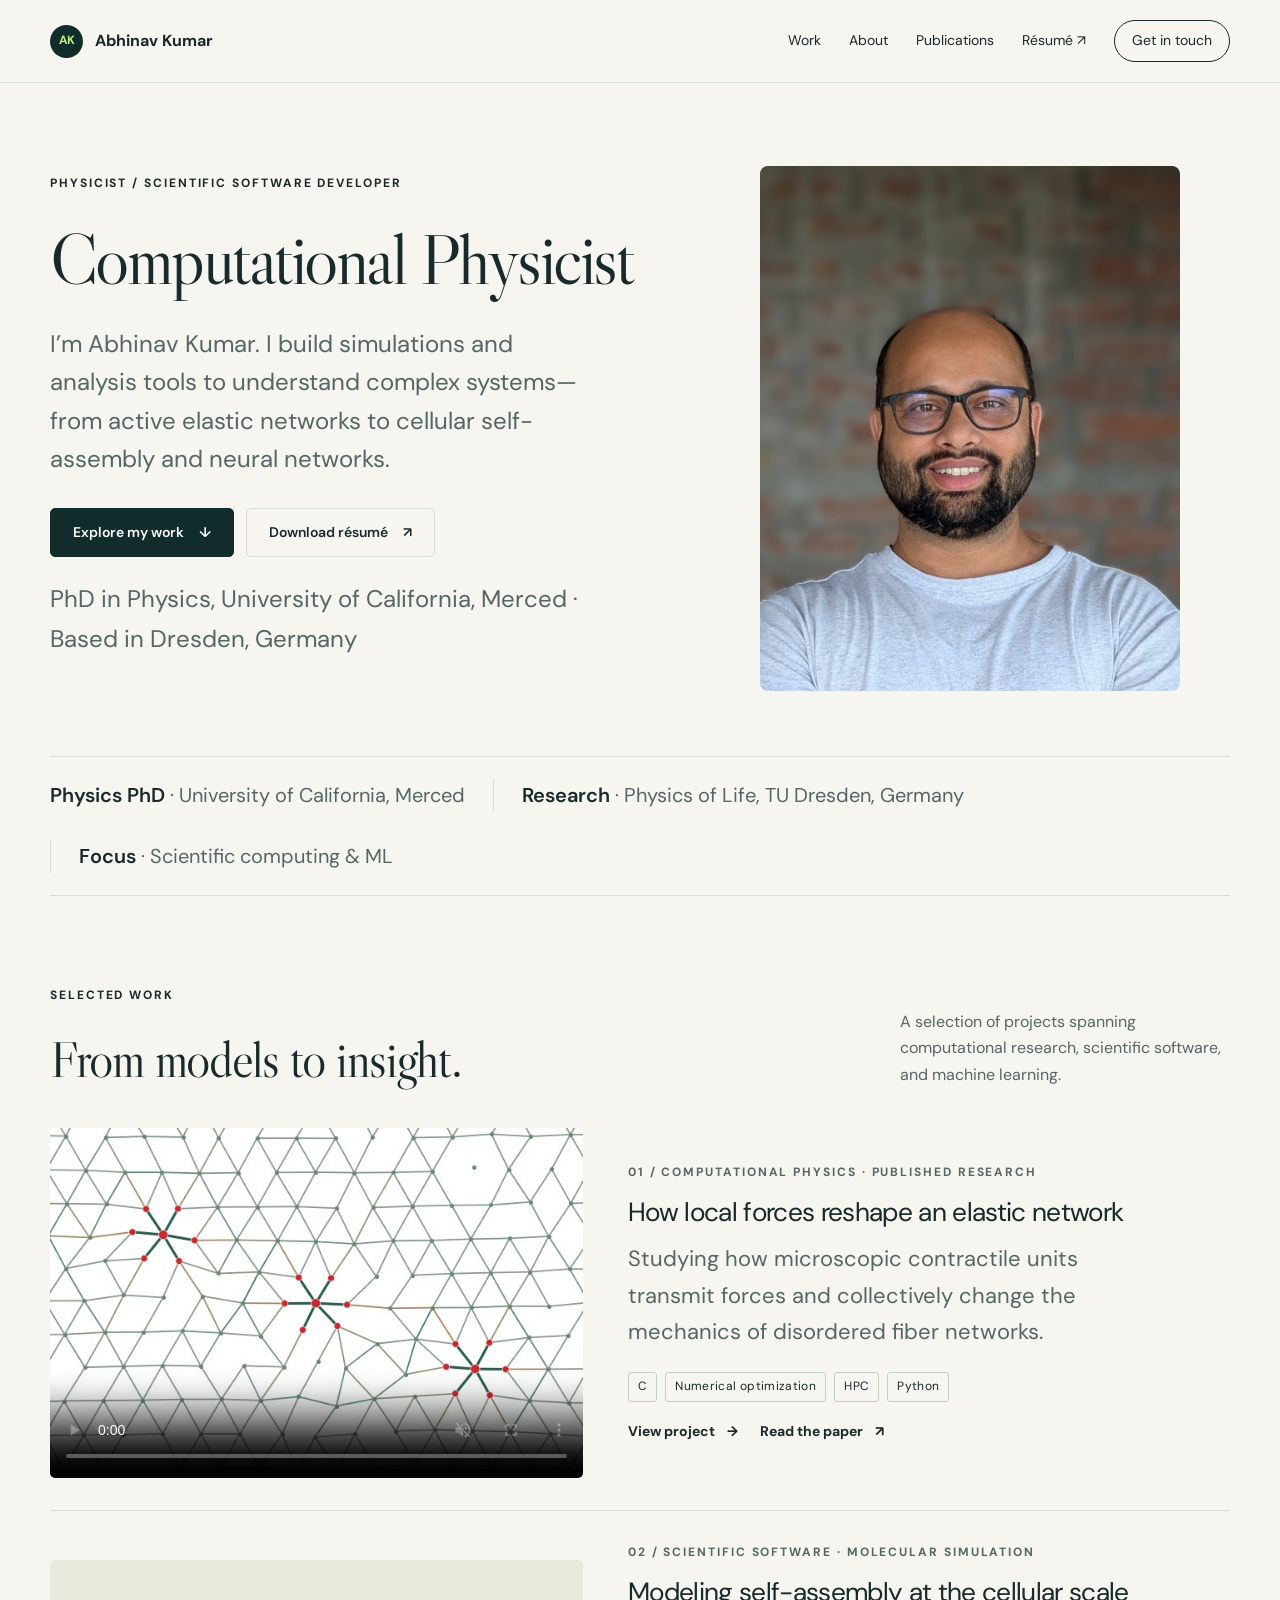
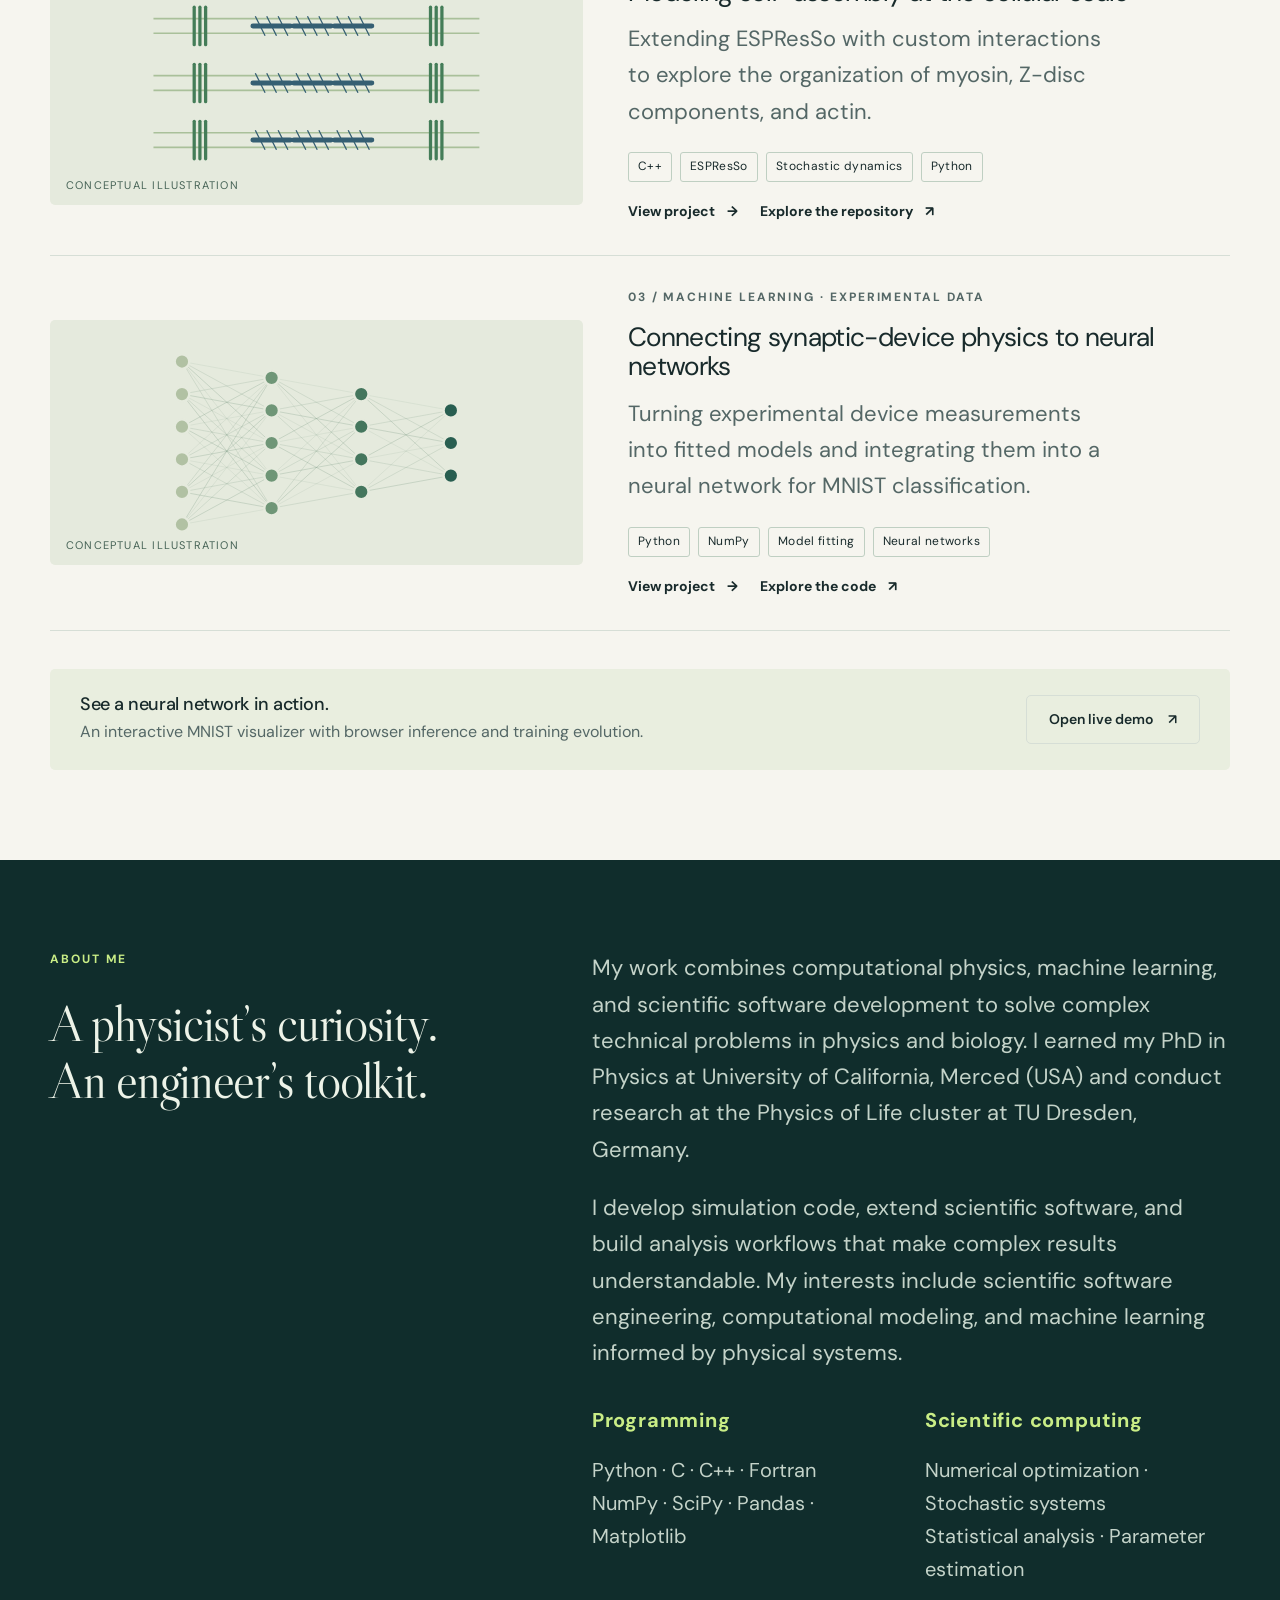
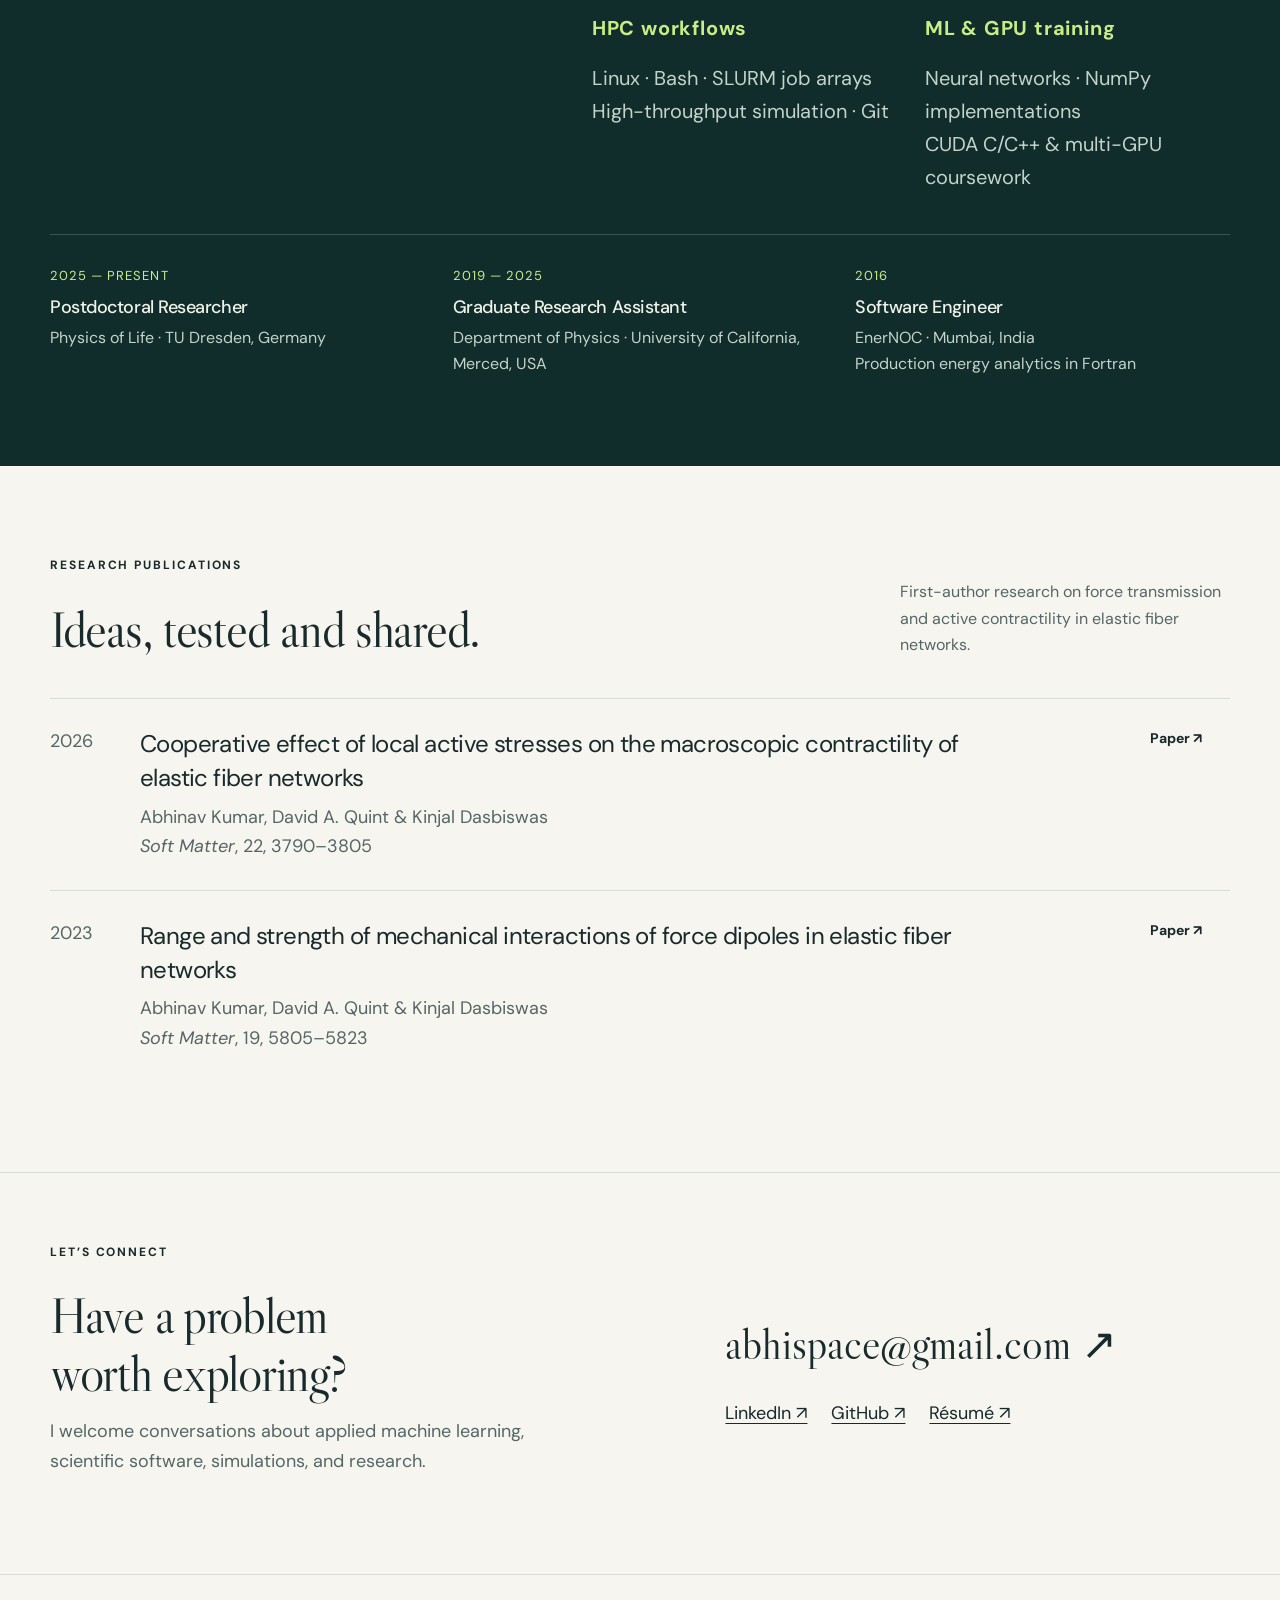
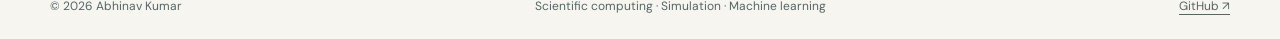
<file: index.html>
<!doctype html>
<html lang="en">
  <head>
    <meta charset="utf-8">
    <meta name="viewport" content="width=device-width,initial-scale=1">
    <title>Abhinav Kumar — Scientific Computing & Simulation</title>
    <meta name="description" content="Physicist and scientific software developer working across computational modeling, simulation, and machine learning.">
    <meta name="theme-color" content="#102d2c">
    <meta property="og:title" content="Abhinav Kumar — Scientific Computing & Simulation">
    <meta property="og:description" content="Physicist and scientific software developer working across computational modeling, simulation, and machine learning.">
    <meta property="og:type" content="website">
    <link rel="icon" type="image/svg+xml" href="favicon.svg">
    <link rel="stylesheet" href="styles.css">
    <script src="site.js" defer>
    </script>
    <!-- Photo styling is scoped to this figure; existing fonts remain unchanged. -->
    <style id="profile-photo-styles">
      .profile-photo {
        width: 100%;
        max-width: 420px;
        aspect-ratio: 4 / 5;
        margin: 0 auto;
        align-self: center;
        overflow: hidden;
        border-radius: 8px;
      }

      .profile-photo img {
        display: block;
        width: 100%;
        height: 100%;
        object-fit: cover;
        object-position: center;
      }

      @media (max-width: 680px) {
        .profile-photo {
          max-width: 360px;
        }
      }
    </style>
  <style id="network-video-styles">
  .project-media:has(.network-video) { background:#fff; }
  .project-media .network-video { display:block; width:100%; height:auto; }
</style>
  </head>
  <body>
    <a class="skip" href="#main">Skip to content</a>
    <header class="site-header">
      <div class="wrap header-inner">
        <a class="brand" href="index.html" aria-label="Abhinav Kumar, home">
          <span class="brand-icon" aria-hidden="true">AK</span>Abhinav Kumar</a>
        <button class="menu-toggle" aria-expanded="false" aria-controls="navigation">Menu</button>
        <nav id="navigation" aria-label="Main navigation">
          <a href="#work">Work</a>
          <a href="#about">About</a>
          <a href="#publications">Publications</a>
          <a href="resume.pdf">Résumé <span aria-hidden="true">↗</span>
          </a>
          <a class="nav-contact" href="#contact">Get in touch</a>
        </nav>
      </div>
    </header>
    <main id="main">
      <div class="wrap">
        <div class="hero">
          <div>
            <span class="eyebrow">Physicist / Scientific software developer</span>
            <h1>Computational Physicist<br>
            </h1>
            <p class="intro">I’m Abhinav Kumar. I build simulations and analysis tools to understand complex systems—from active elastic networks to cellular self-assembly and neural networks.</p>
            <div class="buttons">
              <a class="button primary" href="#work">Explore my work <span aria-hidden="true">↓</span>
              </a>
              <a class="button" href="resume.pdf" download="Abhinav-Kumar-Resume.pdf">Download résumé <span aria-hidden="true">↗</span>
              </a>
            </div>
            <p class="hero-note">PhD in Physics, University of California, Merced · Based in Dresden, Germany</p>
          </div>
          <figure class="profile-photo">
            <img src="profile.jpg" alt="Abhinav Kumar" width="420" height="525" decoding="async" fetchpriority="high">
          </figure>
        </div>
        <div class="credentials">
          <span>
            <strong>Physics PhD</strong> · University of California, Merced </span>
          <span>
            <strong>Research</strong> · Physics of Life, TU Dresden, Germany</span>
          <span>
            <strong>Focus</strong> · Scientific computing &amp; ML</span>
        </div>
      </div>
      <section id="work">
        <div class="wrap">
          <div class="section-heading">
            <div>
              <span class="eyebrow">Selected work</span>
              <h2>From models to insight.</h2>
            </div>
            <p>A selection of projects spanning computational research, scientific software, and machine learning.</p>
          </div>
          <div class="project-list">
            <article class="project">
              <div class="project-media">
                <video class="network-video" autoplay muted loop playsinline controls
                  preload="metadata" poster="assets/network-contraction-poster.jpg"
                  aria-label="Simulated contraction of an elastic network at p equals 0.8; displayed displacements magnified fourfold">
                  <source src="assets/network-contraction.mp4" type="video/mp4">
                  <img src="assets/network-contraction-poster.jpg" alt="Simulated elastic network with seven contraction centers">
                </video>
              </div>
              <div class="project-content">
                <span class="eyebrow">01 / Computational physics · Published research</span>
                <h3>How local forces reshape an elastic network</h3>
                <p>Studying how microscopic contractile units transmit forces and collectively change the mechanics of disordered fiber networks.</p>
                <ul class="tags">
                  <li>C</li>
                  <li>Numerical optimization</li>
                  <li>HPC</li>
                  <li>Python</li>
                </ul>
                <div class="project-links">
                  <a class="text-link" href="elastic-networks.html">View project <span aria-hidden="true">→</span>
                  </a>
                  <a class="text-link" href="https://doi.org/10.1039/D5SM00803D">Read the paper <span aria-hidden="true">↗</span>
                  </a>
                </div>
              </div>
            </article>
            <article class="project">
              <div class="project-media">
                <svg xmlns="http://www.w3.org/2000/svg" viewBox="0 0 460 270" role="img" aria-label="Schematic of myosin and Z-disc organization along actin filaments">
                  <path d="M30 56H430" stroke="#8aaa77" stroke-width="2" opacity=".65"/>
                  <path d="M30 74H430" stroke="#8aaa77" stroke-width="2" opacity=".65"/>
                  <rect x="78" y="40" width="4" height="50" rx="2" fill="#447d58"/>
                  <rect x="85" y="40" width="4" height="50" rx="2" fill="#447d58"/>
                  <rect x="92" y="40" width="4" height="50" rx="2" fill="#447d58"/>
                  <rect x="368" y="40" width="4" height="50" rx="2" fill="#447d58"/>
                  <rect x="375" y="40" width="4" height="50" rx="2" fill="#447d58"/>
                  <rect x="382" y="40" width="4" height="50" rx="2" fill="#447d58"/>
                  <rect x="149" y="62" width="52" height="6" rx="3" fill="#355f73"/>
                  <path d="M161 65l-6 -12M161 65l6 12" stroke="#355f73" stroke-width="1.6"/>
                  <path d="M175 65l-6 -12M175 65l6 12" stroke="#355f73" stroke-width="1.6"/>
                  <path d="M189 65l-6 -12M189 65l6 12" stroke="#355f73" stroke-width="1.6"/>
                  <rect x="199" y="62" width="52" height="6" rx="3" fill="#355f73"/>
                  <path d="M211 65l-6 -12M211 65l6 12" stroke="#355f73" stroke-width="1.6"/>
                  <path d="M225 65l-6 -12M225 65l6 12" stroke="#355f73" stroke-width="1.6"/>
                  <path d="M239 65l-6 -12M239 65l6 12" stroke="#355f73" stroke-width="1.6"/>
                  <rect x="249" y="62" width="52" height="6" rx="3" fill="#355f73"/>
                  <path d="M261 65l-6 -12M261 65l6 12" stroke="#355f73" stroke-width="1.6"/>
                  <path d="M275 65l-6 -12M275 65l6 12" stroke="#355f73" stroke-width="1.6"/>
                  <path d="M289 65l-6 -12M289 65l6 12" stroke="#355f73" stroke-width="1.6"/>
                  <path d="M30 126H430" stroke="#8aaa77" stroke-width="2" opacity=".65"/>
                  <path d="M30 144H430" stroke="#8aaa77" stroke-width="2" opacity=".65"/>
                  <rect x="78" y="110" width="4" height="50" rx="2" fill="#447d58"/>
                  <rect x="85" y="110" width="4" height="50" rx="2" fill="#447d58"/>
                  <rect x="92" y="110" width="4" height="50" rx="2" fill="#447d58"/>
                  <rect x="368" y="110" width="4" height="50" rx="2" fill="#447d58"/>
                  <rect x="375" y="110" width="4" height="50" rx="2" fill="#447d58"/>
                  <rect x="382" y="110" width="4" height="50" rx="2" fill="#447d58"/>
                  <rect x="149" y="132" width="52" height="6" rx="3" fill="#355f73"/>
                  <path d="M161 135l-6 -12M161 135l6 12" stroke="#355f73" stroke-width="1.6"/>
                  <path d="M175 135l-6 -12M175 135l6 12" stroke="#355f73" stroke-width="1.6"/>
                  <path d="M189 135l-6 -12M189 135l6 12" stroke="#355f73" stroke-width="1.6"/>
                  <rect x="199" y="132" width="52" height="6" rx="3" fill="#355f73"/>
                  <path d="M211 135l-6 -12M211 135l6 12" stroke="#355f73" stroke-width="1.6"/>
                  <path d="M225 135l-6 -12M225 135l6 12" stroke="#355f73" stroke-width="1.6"/>
                  <path d="M239 135l-6 -12M239 135l6 12" stroke="#355f73" stroke-width="1.6"/>
                  <rect x="249" y="132" width="52" height="6" rx="3" fill="#355f73"/>
                  <path d="M261 135l-6 -12M261 135l6 12" stroke="#355f73" stroke-width="1.6"/>
                  <path d="M275 135l-6 -12M275 135l6 12" stroke="#355f73" stroke-width="1.6"/>
                  <path d="M289 135l-6 -12M289 135l6 12" stroke="#355f73" stroke-width="1.6"/>
                  <path d="M30 196H430" stroke="#8aaa77" stroke-width="2" opacity=".65"/>
                  <path d="M30 214H430" stroke="#8aaa77" stroke-width="2" opacity=".65"/>
                  <rect x="78" y="180" width="4" height="50" rx="2" fill="#447d58"/>
                  <rect x="85" y="180" width="4" height="50" rx="2" fill="#447d58"/>
                  <rect x="92" y="180" width="4" height="50" rx="2" fill="#447d58"/>
                  <rect x="368" y="180" width="4" height="50" rx="2" fill="#447d58"/>
                  <rect x="375" y="180" width="4" height="50" rx="2" fill="#447d58"/>
                  <rect x="382" y="180" width="4" height="50" rx="2" fill="#447d58"/>
                  <rect x="149" y="202" width="52" height="6" rx="3" fill="#355f73"/>
                  <path d="M161 205l-6 -12M161 205l6 12" stroke="#355f73" stroke-width="1.6"/>
                  <path d="M175 205l-6 -12M175 205l6 12" stroke="#355f73" stroke-width="1.6"/>
                  <path d="M189 205l-6 -12M189 205l6 12" stroke="#355f73" stroke-width="1.6"/>
                  <rect x="199" y="202" width="52" height="6" rx="3" fill="#355f73"/>
                  <path d="M211 205l-6 -12M211 205l6 12" stroke="#355f73" stroke-width="1.6"/>
                  <path d="M225 205l-6 -12M225 205l6 12" stroke="#355f73" stroke-width="1.6"/>
                  <path d="M239 205l-6 -12M239 205l6 12" stroke="#355f73" stroke-width="1.6"/>
                  <rect x="249" y="202" width="52" height="6" rx="3" fill="#355f73"/>
                  <path d="M261 205l-6 -12M261 205l6 12" stroke="#355f73" stroke-width="1.6"/>
                  <path d="M275 205l-6 -12M275 205l6 12" stroke="#355f73" stroke-width="1.6"/>
                  <path d="M289 205l-6 -12M289 205l6 12" stroke="#355f73" stroke-width="1.6"/>
                </svg>
                <span class="illustration-label">Conceptual illustration</span>
              </div>
              <div class="project-content">
                <span class="eyebrow">02 / Scientific software · Molecular simulation</span>
                <h3>Modeling self-assembly at the cellular scale</h3>
                <p>Extending ESPResSo with custom interactions to explore the organization of myosin, Z-disc components, and actin.</p>
                <ul class="tags">
                  <li>C++</li>
                  <li>ESPResSo</li>
                  <li>Stochastic dynamics</li>
                  <li>Python</li>
                </ul>
                <div class="project-links">
                  <a class="text-link" href="sarcomere-simulation.html">View project <span aria-hidden="true">→</span>
                  </a>
                  <a class="text-link" href="https://github.com/abhispace27/espresso">Explore the repository <span aria-hidden="true">↗</span>
                  </a>
                </div>
              </div>
            </article>
            <article class="project">
              <div class="project-media">
                <svg xmlns="http://www.w3.org/2000/svg" viewBox="0 0 460 270" role="img" aria-label="Illustration of a multilayer neural network">
                  <path d="M65 35L175 55" stroke="#7c9a84" opacity="0.15" stroke-width="1"/>
                  <path d="M65 35L175 95" stroke="#7c9a84" opacity="0.25" stroke-width="1"/>
                  <path d="M65 35L175 135" stroke="#7c9a84" opacity="0.35" stroke-width="1"/>
                  <path d="M65 35L175 175" stroke="#7c9a84" opacity="0.15" stroke-width="1"/>
                  <path d="M65 35L175 215" stroke="#7c9a84" opacity="0.25" stroke-width="1"/>
                  <path d="M65 75L175 55" stroke="#7c9a84" opacity="0.25" stroke-width="1"/>
                  <path d="M65 75L175 95" stroke="#7c9a84" opacity="0.35" stroke-width="1"/>
                  <path d="M65 75L175 135" stroke="#7c9a84" opacity="0.15" stroke-width="1"/>
                  <path d="M65 75L175 175" stroke="#7c9a84" opacity="0.25" stroke-width="1"/>
                  <path d="M65 75L175 215" stroke="#7c9a84" opacity="0.35" stroke-width="1"/>
                  <path d="M65 115L175 55" stroke="#7c9a84" opacity="0.35" stroke-width="1"/>
                  <path d="M65 115L175 95" stroke="#7c9a84" opacity="0.15" stroke-width="1"/>
                  <path d="M65 115L175 135" stroke="#7c9a84" opacity="0.25" stroke-width="1"/>
                  <path d="M65 115L175 175" stroke="#7c9a84" opacity="0.35" stroke-width="1"/>
                  <path d="M65 115L175 215" stroke="#7c9a84" opacity="0.15" stroke-width="1"/>
                  <path d="M65 155L175 55" stroke="#7c9a84" opacity="0.15" stroke-width="1"/>
                  <path d="M65 155L175 95" stroke="#7c9a84" opacity="0.25" stroke-width="1"/>
                  <path d="M65 155L175 135" stroke="#7c9a84" opacity="0.35" stroke-width="1"/>
                  <path d="M65 155L175 175" stroke="#7c9a84" opacity="0.15" stroke-width="1"/>
                  <path d="M65 155L175 215" stroke="#7c9a84" opacity="0.25" stroke-width="1"/>
                  <path d="M65 195L175 55" stroke="#7c9a84" opacity="0.25" stroke-width="1"/>
                  <path d="M65 195L175 95" stroke="#7c9a84" opacity="0.35" stroke-width="1"/>
                  <path d="M65 195L175 135" stroke="#7c9a84" opacity="0.15" stroke-width="1"/>
                  <path d="M65 195L175 175" stroke="#7c9a84" opacity="0.25" stroke-width="1"/>
                  <path d="M65 195L175 215" stroke="#7c9a84" opacity="0.35" stroke-width="1"/>
                  <path d="M65 235L175 55" stroke="#7c9a84" opacity="0.35" stroke-width="1"/>
                  <path d="M65 235L175 95" stroke="#7c9a84" opacity="0.15" stroke-width="1"/>
                  <path d="M65 235L175 135" stroke="#7c9a84" opacity="0.25" stroke-width="1"/>
                  <path d="M65 235L175 175" stroke="#7c9a84" opacity="0.35" stroke-width="1"/>
                  <path d="M65 235L175 215" stroke="#7c9a84" opacity="0.15" stroke-width="1"/>
                  <path d="M175 55L285 75" stroke="#7c9a84" opacity="0.15" stroke-width="1"/>
                  <path d="M175 55L285 115" stroke="#7c9a84" opacity="0.25" stroke-width="1"/>
                  <path d="M175 55L285 155" stroke="#7c9a84" opacity="0.35" stroke-width="1"/>
                  <path d="M175 55L285 195" stroke="#7c9a84" opacity="0.15" stroke-width="1"/>
                  <path d="M175 95L285 75" stroke="#7c9a84" opacity="0.25" stroke-width="1"/>
                  <path d="M175 95L285 115" stroke="#7c9a84" opacity="0.35" stroke-width="1"/>
                  <path d="M175 95L285 155" stroke="#7c9a84" opacity="0.15" stroke-width="1"/>
                  <path d="M175 95L285 195" stroke="#7c9a84" opacity="0.25" stroke-width="1"/>
                  <path d="M175 135L285 75" stroke="#7c9a84" opacity="0.35" stroke-width="1"/>
                  <path d="M175 135L285 115" stroke="#7c9a84" opacity="0.15" stroke-width="1"/>
                  <path d="M175 135L285 155" stroke="#7c9a84" opacity="0.25" stroke-width="1"/>
                  <path d="M175 135L285 195" stroke="#7c9a84" opacity="0.35" stroke-width="1"/>
                  <path d="M175 175L285 75" stroke="#7c9a84" opacity="0.15" stroke-width="1"/>
                  <path d="M175 175L285 115" stroke="#7c9a84" opacity="0.25" stroke-width="1"/>
                  <path d="M175 175L285 155" stroke="#7c9a84" opacity="0.35" stroke-width="1"/>
                  <path d="M175 175L285 195" stroke="#7c9a84" opacity="0.15" stroke-width="1"/>
                  <path d="M175 215L285 75" stroke="#7c9a84" opacity="0.25" stroke-width="1"/>
                  <path d="M175 215L285 115" stroke="#7c9a84" opacity="0.35" stroke-width="1"/>
                  <path d="M175 215L285 155" stroke="#7c9a84" opacity="0.15" stroke-width="1"/>
                  <path d="M175 215L285 195" stroke="#7c9a84" opacity="0.25" stroke-width="1"/>
                  <path d="M285 75L395 95" stroke="#7c9a84" opacity="0.15" stroke-width="1"/>
                  <path d="M285 75L395 135" stroke="#7c9a84" opacity="0.25" stroke-width="1"/>
                  <path d="M285 75L395 175" stroke="#7c9a84" opacity="0.35" stroke-width="1"/>
                  <path d="M285 115L395 95" stroke="#7c9a84" opacity="0.25" stroke-width="1"/>
                  <path d="M285 115L395 135" stroke="#7c9a84" opacity="0.35" stroke-width="1"/>
                  <path d="M285 115L395 175" stroke="#7c9a84" opacity="0.15" stroke-width="1"/>
                  <path d="M285 155L395 95" stroke="#7c9a84" opacity="0.35" stroke-width="1"/>
                  <path d="M285 155L395 135" stroke="#7c9a84" opacity="0.15" stroke-width="1"/>
                  <path d="M285 155L395 175" stroke="#7c9a84" opacity="0.25" stroke-width="1"/>
                  <path d="M285 195L395 95" stroke="#7c9a84" opacity="0.15" stroke-width="1"/>
                  <path d="M285 195L395 135" stroke="#7c9a84" opacity="0.25" stroke-width="1"/>
                  <path d="M285 195L395 175" stroke="#7c9a84" opacity="0.35" stroke-width="1"/>
                  <circle cx="65" cy="35" r="9" fill="#b1c1a3" stroke="#e5eadd" stroke-width="3"/>
                  <circle cx="65" cy="75" r="9" fill="#b1c1a3" stroke="#e5eadd" stroke-width="3"/>
                  <circle cx="65" cy="115" r="9" fill="#b1c1a3" stroke="#e5eadd" stroke-width="3"/>
                  <circle cx="65" cy="155" r="9" fill="#b1c1a3" stroke="#e5eadd" stroke-width="3"/>
                  <circle cx="65" cy="195" r="9" fill="#b1c1a3" stroke="#e5eadd" stroke-width="3"/>
                  <circle cx="65" cy="235" r="9" fill="#b1c1a3" stroke="#e5eadd" stroke-width="3"/>
                  <circle cx="175" cy="55" r="9" fill="#6f9677" stroke="#e5eadd" stroke-width="3"/>
                  <circle cx="175" cy="95" r="9" fill="#6f9677" stroke="#e5eadd" stroke-width="3"/>
                  <circle cx="175" cy="135" r="9" fill="#6f9677" stroke="#e5eadd" stroke-width="3"/>
                  <circle cx="175" cy="175" r="9" fill="#6f9677" stroke="#e5eadd" stroke-width="3"/>
                  <circle cx="175" cy="215" r="9" fill="#6f9677" stroke="#e5eadd" stroke-width="3"/>
                  <circle cx="285" cy="75" r="9" fill="#44765d" stroke="#e5eadd" stroke-width="3"/>
                  <circle cx="285" cy="115" r="9" fill="#44765d" stroke="#e5eadd" stroke-width="3"/>
                  <circle cx="285" cy="155" r="9" fill="#44765d" stroke="#e5eadd" stroke-width="3"/>
                  <circle cx="285" cy="195" r="9" fill="#44765d" stroke="#e5eadd" stroke-width="3"/>
                  <circle cx="395" cy="95" r="9" fill="#285e50" stroke="#e5eadd" stroke-width="3"/>
                  <circle cx="395" cy="135" r="9" fill="#285e50" stroke="#e5eadd" stroke-width="3"/>
                  <circle cx="395" cy="175" r="9" fill="#285e50" stroke="#e5eadd" stroke-width="3"/>
                </svg>
                <span class="illustration-label">Conceptual illustration</span>
              </div>
              <div class="project-content">
                <span class="eyebrow">03 / Machine learning · Experimental data</span>
                <h3>Connecting synaptic-device physics to neural networks</h3>
                <p>Turning experimental device measurements into fitted models and integrating them into a neural network for MNIST classification.</p>
                <ul class="tags">
                  <li>Python</li>
                  <li>NumPy</li>
                  <li>Model fitting</li>
                  <li>Neural networks</li>
                </ul>
                <div class="project-links">
                  <a class="text-link" href="neuromorphic-ml.html">View project <span aria-hidden="true">→</span>
                  </a>
                  <a class="text-link" href="https://github.com/abhispace27/neuromorphic-ml">Explore the code <span aria-hidden="true">↗</span>
                  </a>
                </div>
              </div>
            </article>
          </div>
          <div class="demo-strip">
            <div>
              <h3>See a neural network in action.</h3>
              <p>An interactive MNIST visualizer with browser inference and training evolution.</p>
            </div>
            <a class="button" href="https://abhispace27.github.io/neural-network-visualizer/">Open live demo <span aria-hidden="true">↗</span>
            </a>
          </div>
        </div>
      </section>
      <section class="about-section" id="about">
        <div class="wrap">
          <div class="about-grid">
            <div>
              <span class="eyebrow">About me</span>
              <h2>A physicist’s curiosity.<br>An engineer’s toolkit.</h2>
            </div>
            <div>
              <p class="about-copy">My work combines computational physics, machine learning, and scientific software development to solve complex technical problems in physics and biology. I earned my PhD in Physics at University of California, Merced (USA) and conduct research at the Physics of Life cluster at TU Dresden, Germany.</p>
              <p class="about-copy">I develop simulation code, extend scientific software, and build analysis workflows that make complex results understandable. My interests include scientific software engineering, computational modeling, and machine learning informed by physical systems.</p>
              <div class="skill-grid">
                <div>
                  <h3>Programming</h3>
                  <p>Python · C · C++ · Fortran<br>NumPy · SciPy · Pandas · Matplotlib</p>
                </div>
                <div>
                  <h3>Scientific computing</h3>
                  <p>Numerical optimization · Stochastic systems<br>Statistical analysis · Parameter estimation</p>
                </div>
                <div>
                  <h3>HPC workflows</h3>
                  <p>Linux · Bash · SLURM job arrays<br>High-throughput simulation · Git</p>
                </div>
                <div>
                  <h3>ML &amp; GPU training</h3>
                  <p>Neural networks · NumPy implementations<br>CUDA C/C++ &amp; multi-GPU coursework</p>
                </div>
              </div>
            </div>
          </div>
          <div class="timeline">
            <div>
              <span class="date">2025 — PRESENT</span>
              <h3>Postdoctoral Researcher</h3>
              <p>Physics of Life · TU Dresden, Germany</p>
            </div>
            <div>
              <span class="date">2019 — 2025</span>
              <h3>Graduate Research Assistant</h3>
              <p>Department of Physics · University of California, Merced, USA</p>
            </div>
            <div>
              <span class="date">2016</span>
              <h3>Software Engineer</h3>
              <p>EnerNOC · Mumbai, India<br>Production energy analytics in Fortran</p>
            </div>
          </div>
        </div>
      </section>
      <section id="publications">
        <div class="wrap">
          <div class="section-heading">
            <div>
              <span class="eyebrow">Research publications</span>
              <h2>Ideas, tested and shared.</h2>
            </div>
            <p>First-author research on force transmission and active contractility in elastic fiber networks.</p>
          </div>
          <article class="publication">
            <span class="year">2026</span>
            <div>
              <h3>Cooperative effect of local active stresses on the macroscopic contractility of elastic fiber networks</h3>
              <p>Abhinav Kumar, David A. Quint &amp; Kinjal Dasbiswas</p>
              <p>
                <em>Soft Matter</em>, 22, 3790–3805</p>
            </div>
            <a class="text-link" href="https://doi.org/10.1039/D5SM00803D" aria-label="Read the 2026 Soft Matter paper">Paper ↗</a>
          </article>
          <article class="publication">
            <span class="year">2023</span>
            <div>
              <h3>Range and strength of mechanical interactions of force dipoles in elastic fiber networks</h3>
              <p>Abhinav Kumar, David A. Quint &amp; Kinjal Dasbiswas</p>
              <p>
                <em>Soft Matter</em>, 19, 5805–5823</p>
            </div>
            <a class="text-link" href="https://doi.org/10.1039/D3SM00381G" aria-label="Read the 2023 Soft Matter paper">Paper ↗</a>
          </article>
        </div>
      </section>
      <section class="contact" id="contact">
        <div class="wrap contact-grid">
          <div>
            <span class="eyebrow">Let’s connect</span>
            <h2>Have a problem<br>worth exploring?</h2>
            <p>I welcome conversations about applied machine learning, scientific software, simulations, and research.</p>
          </div>
          <div>
            <a class="email" href="mailto:abhispace@gmail.com">abhispace@gmail.com <span aria-hidden="true">↗</span>
            </a>
            <div class="socials">
              <a href="https://www.linkedin.com/in/abhispace42">LinkedIn ↗</a>
              <a href="https://github.com/abhispace27">GitHub ↗</a>
              <a href="resume.pdf">Résumé ↗</a>
            </div>
          </div>
        </div>
      </section>
    </main>
    <footer>
      <div class="wrap footer-inner">
        <span>© 2026 Abhinav Kumar</span>
        <span>Scientific computing · Simulation · Machine learning</span>
        <a href="https://github.com/abhispace27">GitHub ↗</a>
      </div>
    </footer>
  <script>
(() => {
  const video = document.querySelector('.network-video');
  const reduced = window.matchMedia('(prefers-reduced-motion: reduce)');
  if (reduced.matches) { video.autoplay = false; video.pause(); }
  // Keep controls available, and avoid decoding a looping video off-screen.
  let wasPlaying = !reduced.matches;
  let hasBeenVisible = false;
  const observer = new IntersectionObserver(([entry]) => {
    if (!entry.isIntersecting) {
      if (hasBeenVisible) wasPlaying = !video.paused;
      video.pause();
    } else {
      hasBeenVisible = true;
      if (wasPlaying && !reduced.matches) video.play().catch(() => {});
    }
  });
  observer.observe(video);
})();
</script>
  </body>
</html>
</file>
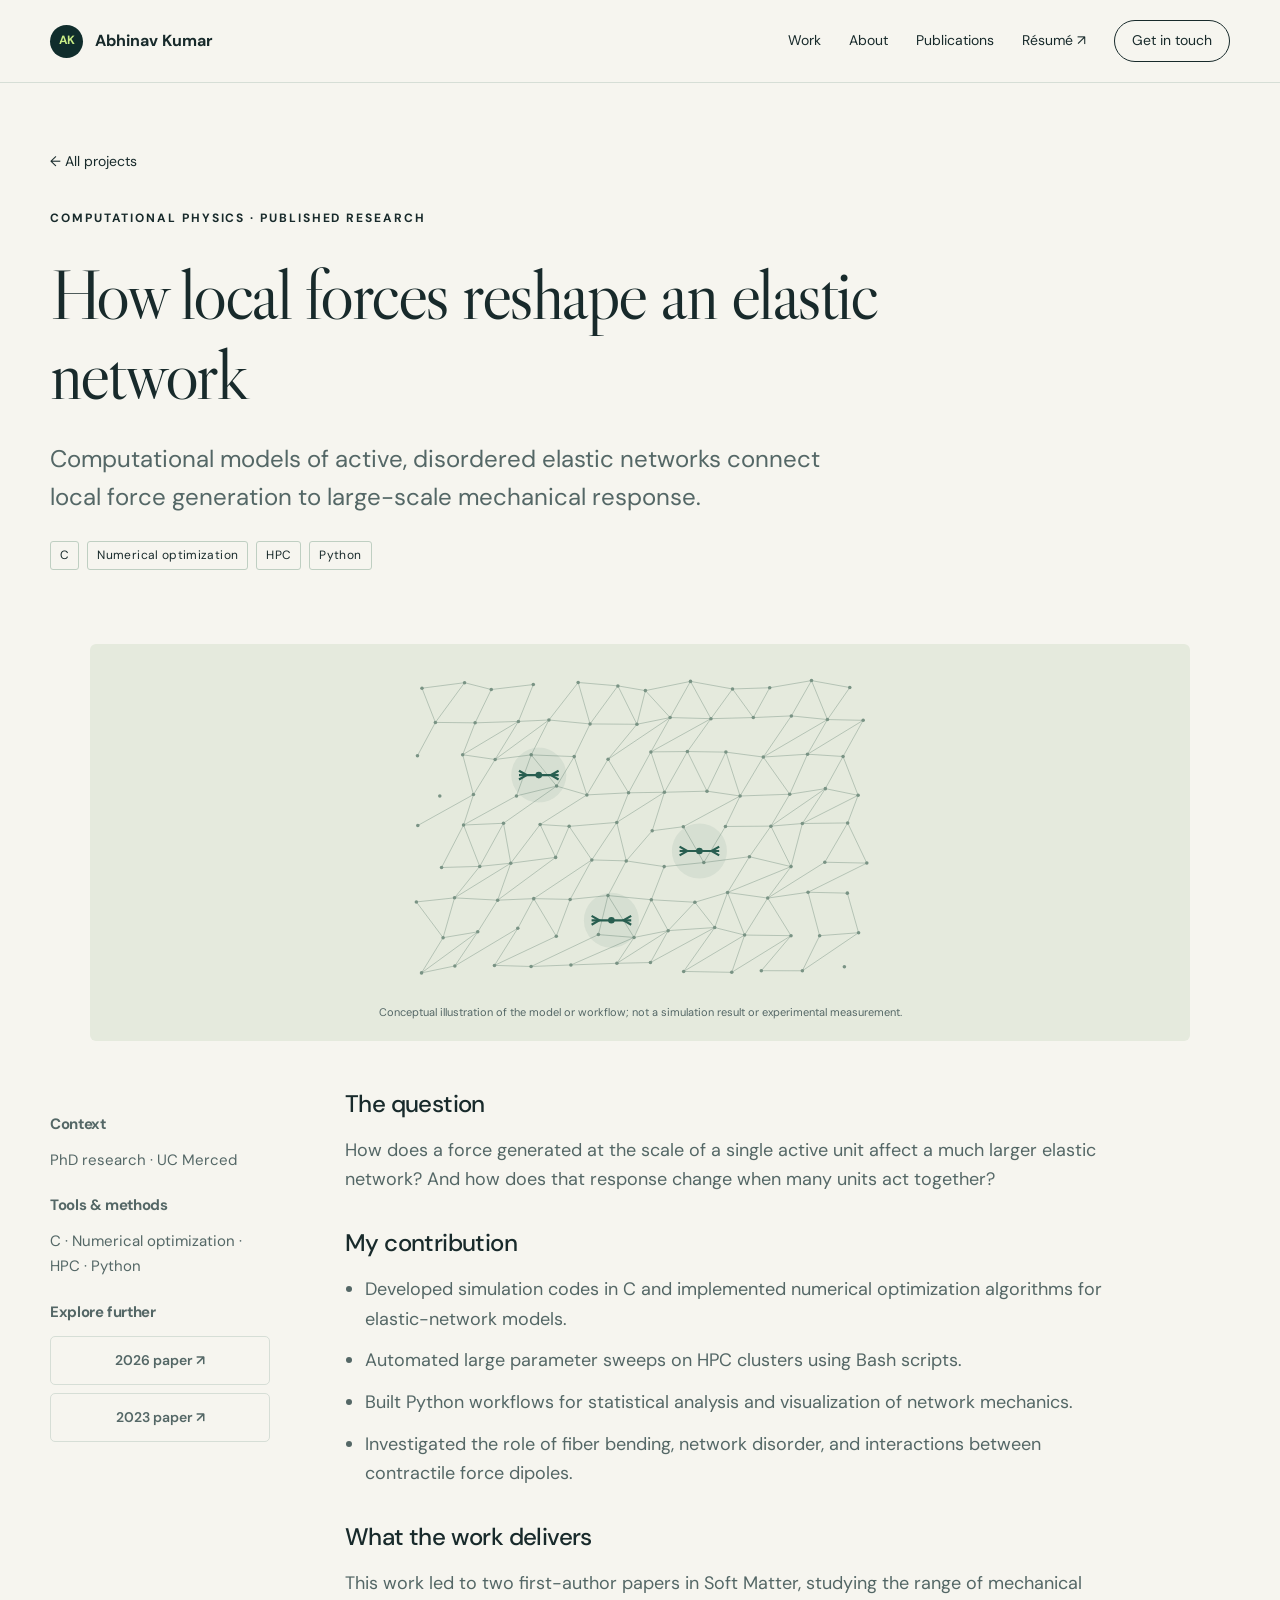
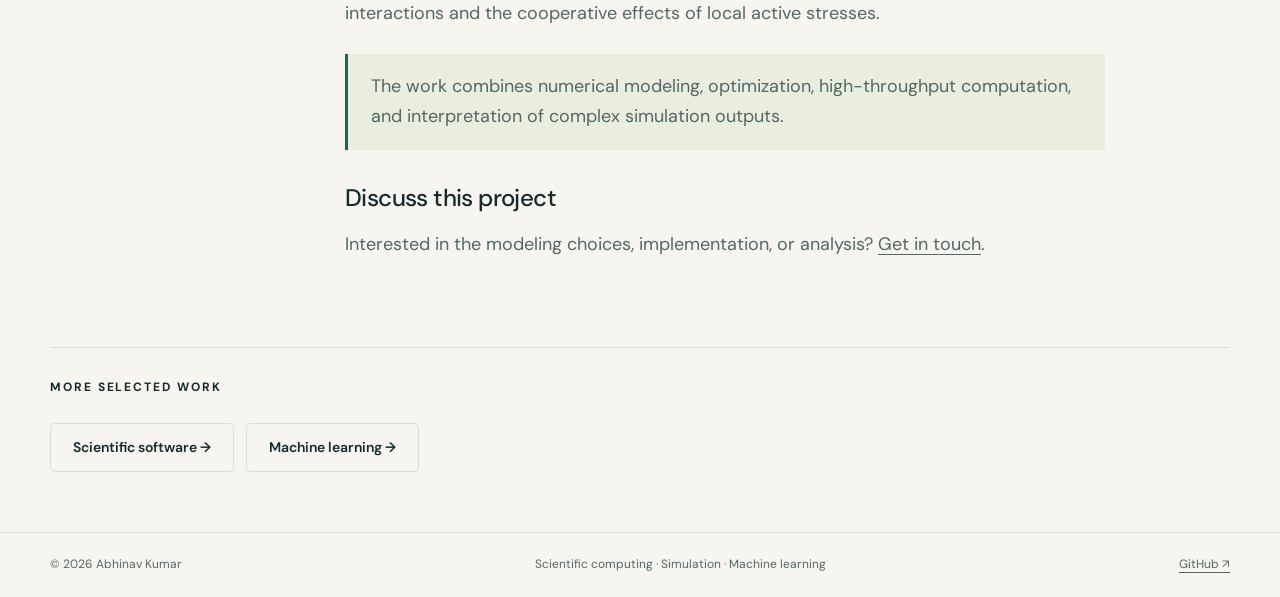
<file: elastic-networks.html>
<!doctype html><html lang="en"><head><meta charset="utf-8"><meta name="viewport" content="width=device-width,initial-scale=1"><title>How local forces reshape an elastic network — Abhinav Kumar</title><meta name="description" content="Computational models of active, disordered elastic networks connect local force generation to large-scale mechanical response."><meta name="theme-color" content="#102d2c"><meta property="og:title" content="How local forces reshape an elastic network — Abhinav Kumar"><meta property="og:description" content="Computational models of active, disordered elastic networks connect local force generation to large-scale mechanical response."><meta property="og:type" content="website"><link rel="icon" type="image/svg+xml" href="favicon.svg"><link rel="stylesheet" href="styles.css"><script src="site.js" defer></script></head><body><a class="skip" href="#main">Skip to content</a><header class="site-header"><div class="wrap header-inner"><a class="brand" href="index.html" aria-label="Abhinav Kumar, home"><span class="brand-icon" aria-hidden="true">AK</span>Abhinav Kumar</a><button class="menu-toggle" aria-expanded="false" aria-controls="navigation">Menu</button><nav id="navigation" aria-label="Main navigation"><a href="index.html#work">Work</a><a href="index.html#about">About</a><a href="index.html#publications">Publications</a><a href="resume.pdf">Résumé <span aria-hidden="true">↗</span></a><a class="nav-contact" href="index.html#contact">Get in touch</a></nav></div></header><main id="main"><div class="wrap"><div class="detail-hero"><a class="back-link" href="index.html#work">← All projects</a><span class="eyebrow">Computational physics · Published research</span><h1>How local forces reshape an elastic network</h1><p class="intro">Computational models of active, disordered elastic networks connect local force generation to large-scale mechanical response.</p><ul class="tags"><li>C</li><li>Numerical optimization</li><li>HPC</li><li>Python</li></ul></div><figure class="detail-art"><svg xmlns="http://www.w3.org/2000/svg" viewBox="0 0 460 300" role="img" aria-label="Illustration of a disordered elastic network with local force dipoles"><path d="M31.8 22.0L70.5 17.0" stroke="#799384" stroke-width=".9" opacity="0.45"/><path d="M31.8 22.0L44.0 53.1" stroke="#799384" stroke-width=".9" opacity="0.45"/><path d="M70.5 17.0L94.8 23.2" stroke="#799384" stroke-width=".9" opacity="0.45"/><path d="M70.5 17.0L44.0 53.1" stroke="#799384" stroke-width=".9" opacity="0.45"/><path d="M94.8 23.2L133.0 18.7" stroke="#799384" stroke-width=".9" opacity="0.45"/><path d="M94.8 23.2L80.1 53.5" stroke="#799384" stroke-width=".9" opacity="0.45"/><path d="M133.0 18.7L119.5 52.2" stroke="#799384" stroke-width=".9" opacity="0.45"/><path d="M173.8 16.8L209.9 19.9" stroke="#799384" stroke-width=".9" opacity="0.45"/><path d="M173.8 16.8L184.6 54.5" stroke="#799384" stroke-width=".9" opacity="0.45"/><path d="M173.8 16.8L147.2 50.9" stroke="#799384" stroke-width=".9" opacity="0.45"/><path d="M209.9 19.9L234.9 24.2" stroke="#799384" stroke-width=".9" opacity="0.45"/><path d="M209.9 19.9L227.2 54.8" stroke="#799384" stroke-width=".9" opacity="0.45"/><path d="M209.9 19.9L184.6 54.5" stroke="#799384" stroke-width=".9" opacity="0.45"/><path d="M234.9 24.2L275.9 15.8" stroke="#799384" stroke-width=".9" opacity="0.45"/><path d="M234.9 24.2L257.4 48.7" stroke="#799384" stroke-width=".9" opacity="0.45"/><path d="M234.9 24.2L227.2 54.8" stroke="#799384" stroke-width=".9" opacity="0.45"/><path d="M275.9 15.8L314.1 22.7" stroke="#799384" stroke-width=".9" opacity="0.45"/><path d="M275.9 15.8L294.5 49.7" stroke="#799384" stroke-width=".9" opacity="0.45"/><path d="M275.9 15.8L257.4 48.7" stroke="#799384" stroke-width=".9" opacity="0.45"/><path d="M314.1 22.7L347.9 21.6" stroke="#799384" stroke-width=".9" opacity="0.45"/><path d="M314.1 22.7L333.0 48.7" stroke="#799384" stroke-width=".9" opacity="0.45"/><path d="M314.1 22.7L294.5 49.7" stroke="#799384" stroke-width=".9" opacity="0.45"/><path d="M347.9 21.6L385.9 15.1" stroke="#799384" stroke-width=".9" opacity="0.45"/><path d="M347.9 21.6L333.0 48.7" stroke="#799384" stroke-width=".9" opacity="0.45"/><path d="M385.9 15.1L420.7 21.4" stroke="#799384" stroke-width=".9" opacity="0.45"/><path d="M385.9 15.1L400.4 50.5" stroke="#799384" stroke-width=".9" opacity="0.45"/><path d="M385.9 15.1L367.6 47.2" stroke="#799384" stroke-width=".9" opacity="0.45"/><path d="M420.7 21.4L400.4 50.5" stroke="#799384" stroke-width=".9" opacity="0.45"/><path d="M44.0 53.1L80.1 53.5" stroke="#799384" stroke-width=".9" opacity="0.45"/><path d="M44.0 53.1L27.7 83.4" stroke="#799384" stroke-width=".9" opacity="0.45"/><path d="M80.1 53.5L119.5 52.2" stroke="#799384" stroke-width=".9" opacity="0.45"/><path d="M80.1 53.5L68.8 82.5" stroke="#799384" stroke-width=".9" opacity="0.45"/><path d="M119.5 52.2L147.2 50.9" stroke="#799384" stroke-width=".9" opacity="0.45"/><path d="M119.5 52.2L98.3 86.8" stroke="#799384" stroke-width=".9" opacity="0.45"/><path d="M119.5 52.2L68.8 82.5" stroke="#799384" stroke-width=".9" opacity="0.45"/><path d="M147.2 50.9L184.6 54.5" stroke="#799384" stroke-width=".9" opacity="0.45"/><path d="M147.2 50.9L131.1 82.6" stroke="#799384" stroke-width=".9" opacity="0.45"/><path d="M147.2 50.9L98.3 86.8" stroke="#799384" stroke-width=".9" opacity="0.45"/><path d="M184.6 54.5L227.2 54.8" stroke="#799384" stroke-width=".9" opacity="0.45"/><path d="M184.6 54.5L170.2 84.2" stroke="#799384" stroke-width=".9" opacity="0.45"/><path d="M227.2 54.8L257.4 48.7" stroke="#799384" stroke-width=".9" opacity="0.45"/><path d="M227.2 54.8L201.0 86.6" stroke="#799384" stroke-width=".9" opacity="0.45"/><path d="M257.4 48.7L294.5 49.7" stroke="#799384" stroke-width=".9" opacity="0.45"/><path d="M257.4 48.7L239.9 79.9" stroke="#799384" stroke-width=".9" opacity="0.45"/><path d="M257.4 48.7L201.0 86.6" stroke="#799384" stroke-width=".9" opacity="0.45"/><path d="M294.5 49.7L333.0 48.7" stroke="#799384" stroke-width=".9" opacity="0.45"/><path d="M294.5 49.7L273.1 79.6" stroke="#799384" stroke-width=".9" opacity="0.45"/><path d="M294.5 49.7L239.9 79.9" stroke="#799384" stroke-width=".9" opacity="0.45"/><path d="M333.0 48.7L367.6 47.2" stroke="#799384" stroke-width=".9" opacity="0.45"/><path d="M367.6 47.2L400.4 50.5" stroke="#799384" stroke-width=".9" opacity="0.45"/><path d="M367.6 47.2L342.1 84.6" stroke="#799384" stroke-width=".9" opacity="0.45"/><path d="M400.4 50.5L432.9 51.2" stroke="#799384" stroke-width=".9" opacity="0.45"/><path d="M400.4 50.5L382.3 82.0" stroke="#799384" stroke-width=".9" opacity="0.45"/><path d="M400.4 50.5L342.1 84.6" stroke="#799384" stroke-width=".9" opacity="0.45"/><path d="M432.9 51.2L414.6 84.1" stroke="#799384" stroke-width=".9" opacity="0.45"/><path d="M432.9 51.2L382.3 82.0" stroke="#799384" stroke-width=".9" opacity="0.45"/><path d="M68.8 82.5L98.3 86.8" stroke="#799384" stroke-width=".9" opacity="0.45"/><path d="M68.8 82.5L78.6 118.7" stroke="#799384" stroke-width=".9" opacity="0.45"/><path d="M98.3 86.8L131.1 82.6" stroke="#799384" stroke-width=".9" opacity="0.45"/><path d="M98.3 86.8L78.6 118.7" stroke="#799384" stroke-width=".9" opacity="0.45"/><path d="M131.1 82.6L170.2 84.2" stroke="#799384" stroke-width=".9" opacity="0.45"/><path d="M131.1 82.6L154.2 111.0" stroke="#799384" stroke-width=".9" opacity="0.45"/><path d="M131.1 82.6L117.7 119.9" stroke="#799384" stroke-width=".9" opacity="0.45"/><path d="M170.2 84.2L181.7 119.0" stroke="#799384" stroke-width=".9" opacity="0.45"/><path d="M170.2 84.2L154.2 111.0" stroke="#799384" stroke-width=".9" opacity="0.45"/><path d="M201.0 86.6L219.6 117.1" stroke="#799384" stroke-width=".9" opacity="0.45"/><path d="M201.0 86.6L181.7 119.0" stroke="#799384" stroke-width=".9" opacity="0.45"/><path d="M239.9 79.9L273.1 79.6" stroke="#799384" stroke-width=".9" opacity="0.45"/><path d="M239.9 79.9L252.2 116.6" stroke="#799384" stroke-width=".9" opacity="0.45"/><path d="M239.9 79.9L219.6 117.1" stroke="#799384" stroke-width=".9" opacity="0.45"/><path d="M273.1 79.6L308.1 80.1" stroke="#799384" stroke-width=".9" opacity="0.45"/><path d="M273.1 79.6L290.9 115.6" stroke="#799384" stroke-width=".9" opacity="0.45"/><path d="M273.1 79.6L252.2 116.6" stroke="#799384" stroke-width=".9" opacity="0.45"/><path d="M308.1 80.1L342.1 84.6" stroke="#799384" stroke-width=".9" opacity="0.45"/><path d="M308.1 80.1L321.0 120.0" stroke="#799384" stroke-width=".9" opacity="0.45"/><path d="M308.1 80.1L290.9 115.6" stroke="#799384" stroke-width=".9" opacity="0.45"/><path d="M342.1 84.6L382.3 82.0" stroke="#799384" stroke-width=".9" opacity="0.45"/><path d="M342.1 84.6L366.1 118.4" stroke="#799384" stroke-width=".9" opacity="0.45"/><path d="M342.1 84.6L321.0 120.0" stroke="#799384" stroke-width=".9" opacity="0.45"/><path d="M382.3 82.0L414.6 84.1" stroke="#799384" stroke-width=".9" opacity="0.45"/><path d="M382.3 82.0L366.1 118.4" stroke="#799384" stroke-width=".9" opacity="0.45"/><path d="M414.6 84.1L428.3 119.4" stroke="#799384" stroke-width=".9" opacity="0.45"/><path d="M414.6 84.1L398.5 113.3" stroke="#799384" stroke-width=".9" opacity="0.45"/><path d="M78.6 118.7L69.6 146.4" stroke="#799384" stroke-width=".9" opacity="0.45"/><path d="M78.6 118.7L28.0 146.8" stroke="#799384" stroke-width=".9" opacity="0.45"/><path d="M117.7 119.9L154.2 111.0" stroke="#799384" stroke-width=".9" opacity="0.45"/><path d="M117.7 119.9L69.6 146.4" stroke="#799384" stroke-width=".9" opacity="0.45"/><path d="M154.2 111.0L181.7 119.0" stroke="#799384" stroke-width=".9" opacity="0.45"/><path d="M154.2 111.0L105.9 144.8" stroke="#799384" stroke-width=".9" opacity="0.45"/><path d="M181.7 119.0L219.6 117.1" stroke="#799384" stroke-width=".9" opacity="0.45"/><path d="M181.7 119.0L139.2 145.9" stroke="#799384" stroke-width=".9" opacity="0.45"/><path d="M219.6 117.1L252.2 116.6" stroke="#799384" stroke-width=".9" opacity="0.45"/><path d="M219.6 117.1L208.9 144.0" stroke="#799384" stroke-width=".9" opacity="0.45"/><path d="M252.2 116.6L290.9 115.6" stroke="#799384" stroke-width=".9" opacity="0.45"/><path d="M252.2 116.6L241.1 151.6" stroke="#799384" stroke-width=".9" opacity="0.45"/><path d="M252.2 116.6L208.9 144.0" stroke="#799384" stroke-width=".9" opacity="0.45"/><path d="M290.9 115.6L321.0 120.0" stroke="#799384" stroke-width=".9" opacity="0.45"/><path d="M321.0 120.0L366.1 118.4" stroke="#799384" stroke-width=".9" opacity="0.45"/><path d="M321.0 120.0L307.7 147.7" stroke="#799384" stroke-width=".9" opacity="0.45"/><path d="M321.0 120.0L269.4 147.9" stroke="#799384" stroke-width=".9" opacity="0.45"/><path d="M366.1 118.4L398.5 113.3" stroke="#799384" stroke-width=".9" opacity="0.45"/><path d="M366.1 118.4L349.0 147.4" stroke="#799384" stroke-width=".9" opacity="0.45"/><path d="M398.5 113.3L428.3 119.4" stroke="#799384" stroke-width=".9" opacity="0.45"/><path d="M398.5 113.3L377.6 145.0" stroke="#799384" stroke-width=".9" opacity="0.45"/><path d="M398.5 113.3L349.0 147.4" stroke="#799384" stroke-width=".9" opacity="0.45"/><path d="M428.3 119.4L418.8 144.5" stroke="#799384" stroke-width=".9" opacity="0.45"/><path d="M428.3 119.4L377.6 145.0" stroke="#799384" stroke-width=".9" opacity="0.45"/><path d="M69.6 146.4L105.9 144.8" stroke="#799384" stroke-width=".9" opacity="0.45"/><path d="M69.6 146.4L84.3 184.0" stroke="#799384" stroke-width=".9" opacity="0.45"/><path d="M69.6 146.4L49.6 185.0" stroke="#799384" stroke-width=".9" opacity="0.45"/><path d="M105.9 144.8L112.5 181.1" stroke="#799384" stroke-width=".9" opacity="0.45"/><path d="M105.9 144.8L84.3 184.0" stroke="#799384" stroke-width=".9" opacity="0.45"/><path d="M139.2 145.9L165.6 147.6" stroke="#799384" stroke-width=".9" opacity="0.45"/><path d="M139.2 145.9L153.3 175.8" stroke="#799384" stroke-width=".9" opacity="0.45"/><path d="M139.2 145.9L112.5 181.1" stroke="#799384" stroke-width=".9" opacity="0.45"/><path d="M165.6 147.6L208.9 144.0" stroke="#799384" stroke-width=".9" opacity="0.45"/><path d="M165.6 147.6L186.2 178.1" stroke="#799384" stroke-width=".9" opacity="0.45"/><path d="M165.6 147.6L153.3 175.8" stroke="#799384" stroke-width=".9" opacity="0.45"/><path d="M208.9 144.0L217.5 179.0" stroke="#799384" stroke-width=".9" opacity="0.45"/><path d="M208.9 144.0L186.2 178.1" stroke="#799384" stroke-width=".9" opacity="0.45"/><path d="M241.1 151.6L269.4 147.9" stroke="#799384" stroke-width=".9" opacity="0.45"/><path d="M241.1 151.6L217.5 179.0" stroke="#799384" stroke-width=".9" opacity="0.45"/><path d="M269.4 147.9L288.0 180.5" stroke="#799384" stroke-width=".9" opacity="0.45"/><path d="M307.7 147.7L349.0 147.4" stroke="#799384" stroke-width=".9" opacity="0.45"/><path d="M307.7 147.7L288.0 180.5" stroke="#799384" stroke-width=".9" opacity="0.45"/><path d="M349.0 147.4L377.6 145.0" stroke="#799384" stroke-width=".9" opacity="0.45"/><path d="M349.0 147.4L367.3 184.2" stroke="#799384" stroke-width=".9" opacity="0.45"/><path d="M349.0 147.4L329.5 175.2" stroke="#799384" stroke-width=".9" opacity="0.45"/><path d="M377.6 145.0L418.8 144.5" stroke="#799384" stroke-width=".9" opacity="0.45"/><path d="M377.6 145.0L367.3 184.2" stroke="#799384" stroke-width=".9" opacity="0.45"/><path d="M418.8 144.5L436.2 181.0" stroke="#799384" stroke-width=".9" opacity="0.45"/><path d="M418.8 144.5L398.0 180.2" stroke="#799384" stroke-width=".9" opacity="0.45"/><path d="M49.6 185.0L84.3 184.0" stroke="#799384" stroke-width=".9" opacity="0.45"/><path d="M84.3 184.0L112.5 181.1" stroke="#799384" stroke-width=".9" opacity="0.45"/><path d="M84.3 184.0L61.4 212.6" stroke="#799384" stroke-width=".9" opacity="0.45"/><path d="M112.5 181.1L153.3 175.8" stroke="#799384" stroke-width=".9" opacity="0.45"/><path d="M112.5 181.1L100.6 214.7" stroke="#799384" stroke-width=".9" opacity="0.45"/><path d="M112.5 181.1L61.4 212.6" stroke="#799384" stroke-width=".9" opacity="0.45"/><path d="M153.3 175.8L100.6 214.7" stroke="#799384" stroke-width=".9" opacity="0.45"/><path d="M186.2 178.1L217.5 179.0" stroke="#799384" stroke-width=".9" opacity="0.45"/><path d="M186.2 178.1L166.5 214.0" stroke="#799384" stroke-width=".9" opacity="0.45"/><path d="M186.2 178.1L133.4 213.3" stroke="#799384" stroke-width=".9" opacity="0.45"/><path d="M217.5 179.0L252.0 184.2" stroke="#799384" stroke-width=".9" opacity="0.45"/><path d="M217.5 179.0L200.9 210.5" stroke="#799384" stroke-width=".9" opacity="0.45"/><path d="M252.0 184.2L288.0 180.5" stroke="#799384" stroke-width=".9" opacity="0.45"/><path d="M252.0 184.2L240.3 214.3" stroke="#799384" stroke-width=".9" opacity="0.45"/><path d="M288.0 180.5L329.5 175.2" stroke="#799384" stroke-width=".9" opacity="0.45"/><path d="M329.5 175.2L367.3 184.2" stroke="#799384" stroke-width=".9" opacity="0.45"/><path d="M329.5 175.2L309.6 207.7" stroke="#799384" stroke-width=".9" opacity="0.45"/><path d="M367.3 184.2L346.1 212.8" stroke="#799384" stroke-width=".9" opacity="0.45"/><path d="M367.3 184.2L309.6 207.7" stroke="#799384" stroke-width=".9" opacity="0.45"/><path d="M398.0 180.2L436.2 181.0" stroke="#799384" stroke-width=".9" opacity="0.45"/><path d="M398.0 180.2L346.1 212.8" stroke="#799384" stroke-width=".9" opacity="0.45"/><path d="M436.2 181.0L382.8 207.5" stroke="#799384" stroke-width=".9" opacity="0.45"/><path d="M26.7 216.3L61.4 212.6" stroke="#799384" stroke-width=".9" opacity="0.45"/><path d="M26.7 216.3L51.0 248.8" stroke="#799384" stroke-width=".9" opacity="0.45"/><path d="M61.4 212.6L100.6 214.7" stroke="#799384" stroke-width=".9" opacity="0.45"/><path d="M61.4 212.6L51.0 248.8" stroke="#799384" stroke-width=".9" opacity="0.45"/><path d="M100.6 214.7L133.4 213.3" stroke="#799384" stroke-width=".9" opacity="0.45"/><path d="M100.6 214.7L82.5 243.5" stroke="#799384" stroke-width=".9" opacity="0.45"/><path d="M133.4 213.3L166.5 214.0" stroke="#799384" stroke-width=".9" opacity="0.45"/><path d="M133.4 213.3L153.9 247.5" stroke="#799384" stroke-width=".9" opacity="0.45"/><path d="M133.4 213.3L118.9 240.3" stroke="#799384" stroke-width=".9" opacity="0.45"/><path d="M166.5 214.0L200.9 210.5" stroke="#799384" stroke-width=".9" opacity="0.45"/><path d="M166.5 214.0L153.9 247.5" stroke="#799384" stroke-width=".9" opacity="0.45"/><path d="M200.9 210.5L240.3 214.3" stroke="#799384" stroke-width=".9" opacity="0.45"/><path d="M200.9 210.5L224.6 248.6" stroke="#799384" stroke-width=".9" opacity="0.45"/><path d="M200.9 210.5L192.2 246.0" stroke="#799384" stroke-width=".9" opacity="0.45"/><path d="M240.3 214.3L279.9 216.6" stroke="#799384" stroke-width=".9" opacity="0.45"/><path d="M240.3 214.3L255.6 242.4" stroke="#799384" stroke-width=".9" opacity="0.45"/><path d="M240.3 214.3L224.6 248.6" stroke="#799384" stroke-width=".9" opacity="0.45"/><path d="M279.9 216.6L309.6 207.7" stroke="#799384" stroke-width=".9" opacity="0.45"/><path d="M279.9 216.6L297.9 239.6" stroke="#799384" stroke-width=".9" opacity="0.45"/><path d="M279.9 216.6L255.6 242.4" stroke="#799384" stroke-width=".9" opacity="0.45"/><path d="M309.6 207.7L346.1 212.8" stroke="#799384" stroke-width=".9" opacity="0.45"/><path d="M309.6 207.7L325.1 246.4" stroke="#799384" stroke-width=".9" opacity="0.45"/><path d="M309.6 207.7L297.9 239.6" stroke="#799384" stroke-width=".9" opacity="0.45"/><path d="M346.1 212.8L382.8 207.5" stroke="#799384" stroke-width=".9" opacity="0.45"/><path d="M346.1 212.8L367.3 247.0" stroke="#799384" stroke-width=".9" opacity="0.45"/><path d="M346.1 212.8L325.1 246.4" stroke="#799384" stroke-width=".9" opacity="0.45"/><path d="M382.8 207.5L418.5 208.3" stroke="#799384" stroke-width=".9" opacity="0.45"/><path d="M382.8 207.5L393.3 247.0" stroke="#799384" stroke-width=".9" opacity="0.45"/><path d="M418.5 208.3L428.7 244.3" stroke="#799384" stroke-width=".9" opacity="0.45"/><path d="M51.0 248.8L82.5 243.5" stroke="#799384" stroke-width=".9" opacity="0.45"/><path d="M51.0 248.8L31.4 280.8" stroke="#799384" stroke-width=".9" opacity="0.45"/><path d="M82.5 243.5L61.7 274.5" stroke="#799384" stroke-width=".9" opacity="0.45"/><path d="M82.5 243.5L31.4 280.8" stroke="#799384" stroke-width=".9" opacity="0.45"/><path d="M118.9 240.3L97.7 274.0" stroke="#799384" stroke-width=".9" opacity="0.45"/><path d="M118.9 240.3L61.7 274.5" stroke="#799384" stroke-width=".9" opacity="0.45"/><path d="M153.9 247.5L97.7 274.0" stroke="#799384" stroke-width=".9" opacity="0.45"/><path d="M192.2 246.0L224.6 248.6" stroke="#799384" stroke-width=".9" opacity="0.45"/><path d="M192.2 246.0L131.0 275.0" stroke="#799384" stroke-width=".9" opacity="0.45"/><path d="M224.6 248.6L255.6 242.4" stroke="#799384" stroke-width=".9" opacity="0.45"/><path d="M224.6 248.6L209.0 272.1" stroke="#799384" stroke-width=".9" opacity="0.45"/><path d="M224.6 248.6L167.2 273.6" stroke="#799384" stroke-width=".9" opacity="0.45"/><path d="M255.6 242.4L297.9 239.6" stroke="#799384" stroke-width=".9" opacity="0.45"/><path d="M255.6 242.4L239.5 271.4" stroke="#799384" stroke-width=".9" opacity="0.45"/><path d="M255.6 242.4L209.0 272.1" stroke="#799384" stroke-width=".9" opacity="0.45"/><path d="M297.9 239.6L325.1 246.4" stroke="#799384" stroke-width=".9" opacity="0.45"/><path d="M297.9 239.6L269.7 279.5" stroke="#799384" stroke-width=".9" opacity="0.45"/><path d="M297.9 239.6L239.5 271.4" stroke="#799384" stroke-width=".9" opacity="0.45"/><path d="M325.1 246.4L367.3 247.0" stroke="#799384" stroke-width=".9" opacity="0.45"/><path d="M325.1 246.4L313.4 280.3" stroke="#799384" stroke-width=".9" opacity="0.45"/><path d="M325.1 246.4L269.7 279.5" stroke="#799384" stroke-width=".9" opacity="0.45"/><path d="M367.3 247.0L340.3 278.8" stroke="#799384" stroke-width=".9" opacity="0.45"/><path d="M367.3 247.0L313.4 280.3" stroke="#799384" stroke-width=".9" opacity="0.45"/><path d="M393.3 247.0L428.7 244.3" stroke="#799384" stroke-width=".9" opacity="0.45"/><path d="M393.3 247.0L377.6 278.9" stroke="#799384" stroke-width=".9" opacity="0.45"/><path d="M428.7 244.3L377.6 278.9" stroke="#799384" stroke-width=".9" opacity="0.45"/><path d="M31.4 280.8L61.7 274.5" stroke="#799384" stroke-width=".9" opacity="0.45"/><path d="M97.7 274.0L131.0 275.0" stroke="#799384" stroke-width=".9" opacity="0.45"/><path d="M131.0 275.0L167.2 273.6" stroke="#799384" stroke-width=".9" opacity="0.45"/><path d="M167.2 273.6L209.0 272.1" stroke="#799384" stroke-width=".9" opacity="0.45"/><path d="M209.0 272.1L239.5 271.4" stroke="#799384" stroke-width=".9" opacity="0.45"/><path d="M269.7 279.5L313.4 280.3" stroke="#799384" stroke-width=".9" opacity="0.45"/><path d="M340.3 278.8L377.6 278.9" stroke="#799384" stroke-width=".9" opacity="0.45"/><circle cx="31.8" cy="22.0" r="1.6" fill="#799384"/><circle cx="70.5" cy="17.0" r="1.6" fill="#799384"/><circle cx="94.8" cy="23.2" r="1.6" fill="#799384"/><circle cx="133.0" cy="18.7" r="1.6" fill="#799384"/><circle cx="173.8" cy="16.8" r="1.6" fill="#799384"/><circle cx="209.9" cy="19.9" r="1.6" fill="#799384"/><circle cx="234.9" cy="24.2" r="1.6" fill="#799384"/><circle cx="275.9" cy="15.8" r="1.6" fill="#799384"/><circle cx="314.1" cy="22.7" r="1.6" fill="#799384"/><circle cx="347.9" cy="21.6" r="1.6" fill="#799384"/><circle cx="385.9" cy="15.1" r="1.6" fill="#799384"/><circle cx="420.7" cy="21.4" r="1.6" fill="#799384"/><circle cx="44.0" cy="53.1" r="1.6" fill="#799384"/><circle cx="80.1" cy="53.5" r="1.6" fill="#799384"/><circle cx="119.5" cy="52.2" r="1.6" fill="#799384"/><circle cx="147.2" cy="50.9" r="1.6" fill="#799384"/><circle cx="184.6" cy="54.5" r="1.6" fill="#799384"/><circle cx="227.2" cy="54.8" r="1.6" fill="#799384"/><circle cx="257.4" cy="48.7" r="1.6" fill="#799384"/><circle cx="294.5" cy="49.7" r="1.6" fill="#799384"/><circle cx="333.0" cy="48.7" r="1.6" fill="#799384"/><circle cx="367.6" cy="47.2" r="1.6" fill="#799384"/><circle cx="400.4" cy="50.5" r="1.6" fill="#799384"/><circle cx="432.9" cy="51.2" r="1.6" fill="#799384"/><circle cx="27.7" cy="83.4" r="1.6" fill="#799384"/><circle cx="68.8" cy="82.5" r="1.6" fill="#799384"/><circle cx="98.3" cy="86.8" r="1.6" fill="#799384"/><circle cx="131.1" cy="82.6" r="1.6" fill="#799384"/><circle cx="170.2" cy="84.2" r="1.6" fill="#799384"/><circle cx="201.0" cy="86.6" r="1.6" fill="#799384"/><circle cx="239.9" cy="79.9" r="1.6" fill="#799384"/><circle cx="273.1" cy="79.6" r="1.6" fill="#799384"/><circle cx="308.1" cy="80.1" r="1.6" fill="#799384"/><circle cx="342.1" cy="84.6" r="1.6" fill="#799384"/><circle cx="382.3" cy="82.0" r="1.6" fill="#799384"/><circle cx="414.6" cy="84.1" r="1.6" fill="#799384"/><circle cx="48.0" cy="120.1" r="1.6" fill="#799384"/><circle cx="78.6" cy="118.7" r="1.6" fill="#799384"/><circle cx="117.7" cy="119.9" r="1.6" fill="#799384"/><circle cx="154.2" cy="111.0" r="1.6" fill="#799384"/><circle cx="181.7" cy="119.0" r="1.6" fill="#799384"/><circle cx="219.6" cy="117.1" r="1.6" fill="#799384"/><circle cx="252.2" cy="116.6" r="1.6" fill="#799384"/><circle cx="290.9" cy="115.6" r="1.6" fill="#799384"/><circle cx="321.0" cy="120.0" r="1.6" fill="#799384"/><circle cx="366.1" cy="118.4" r="1.6" fill="#799384"/><circle cx="398.5" cy="113.3" r="1.6" fill="#799384"/><circle cx="428.3" cy="119.4" r="1.6" fill="#799384"/><circle cx="28.0" cy="146.8" r="1.6" fill="#799384"/><circle cx="69.6" cy="146.4" r="1.6" fill="#799384"/><circle cx="105.9" cy="144.8" r="1.6" fill="#799384"/><circle cx="139.2" cy="145.9" r="1.6" fill="#799384"/><circle cx="165.6" cy="147.6" r="1.6" fill="#799384"/><circle cx="208.9" cy="144.0" r="1.6" fill="#799384"/><circle cx="241.1" cy="151.6" r="1.6" fill="#799384"/><circle cx="269.4" cy="147.9" r="1.6" fill="#799384"/><circle cx="307.7" cy="147.7" r="1.6" fill="#799384"/><circle cx="349.0" cy="147.4" r="1.6" fill="#799384"/><circle cx="377.6" cy="145.0" r="1.6" fill="#799384"/><circle cx="418.8" cy="144.5" r="1.6" fill="#799384"/><circle cx="49.6" cy="185.0" r="1.6" fill="#799384"/><circle cx="84.3" cy="184.0" r="1.6" fill="#799384"/><circle cx="112.5" cy="181.1" r="1.6" fill="#799384"/><circle cx="153.3" cy="175.8" r="1.6" fill="#799384"/><circle cx="186.2" cy="178.1" r="1.6" fill="#799384"/><circle cx="217.5" cy="179.0" r="1.6" fill="#799384"/><circle cx="252.0" cy="184.2" r="1.6" fill="#799384"/><circle cx="288.0" cy="180.5" r="1.6" fill="#799384"/><circle cx="329.5" cy="175.2" r="1.6" fill="#799384"/><circle cx="367.3" cy="184.2" r="1.6" fill="#799384"/><circle cx="398.0" cy="180.2" r="1.6" fill="#799384"/><circle cx="436.2" cy="181.0" r="1.6" fill="#799384"/><circle cx="26.7" cy="216.3" r="1.6" fill="#799384"/><circle cx="61.4" cy="212.6" r="1.6" fill="#799384"/><circle cx="100.6" cy="214.7" r="1.6" fill="#799384"/><circle cx="133.4" cy="213.3" r="1.6" fill="#799384"/><circle cx="166.5" cy="214.0" r="1.6" fill="#799384"/><circle cx="200.9" cy="210.5" r="1.6" fill="#799384"/><circle cx="240.3" cy="214.3" r="1.6" fill="#799384"/><circle cx="279.9" cy="216.6" r="1.6" fill="#799384"/><circle cx="309.6" cy="207.7" r="1.6" fill="#799384"/><circle cx="346.1" cy="212.8" r="1.6" fill="#799384"/><circle cx="382.8" cy="207.5" r="1.6" fill="#799384"/><circle cx="418.5" cy="208.3" r="1.6" fill="#799384"/><circle cx="51.0" cy="248.8" r="1.6" fill="#799384"/><circle cx="82.5" cy="243.5" r="1.6" fill="#799384"/><circle cx="118.9" cy="240.3" r="1.6" fill="#799384"/><circle cx="153.9" cy="247.5" r="1.6" fill="#799384"/><circle cx="192.2" cy="246.0" r="1.6" fill="#799384"/><circle cx="224.6" cy="248.6" r="1.6" fill="#799384"/><circle cx="255.6" cy="242.4" r="1.6" fill="#799384"/><circle cx="297.9" cy="239.6" r="1.6" fill="#799384"/><circle cx="325.1" cy="246.4" r="1.6" fill="#799384"/><circle cx="367.3" cy="247.0" r="1.6" fill="#799384"/><circle cx="393.3" cy="247.0" r="1.6" fill="#799384"/><circle cx="428.7" cy="244.3" r="1.6" fill="#799384"/><circle cx="31.4" cy="280.8" r="1.6" fill="#799384"/><circle cx="61.7" cy="274.5" r="1.6" fill="#799384"/><circle cx="97.7" cy="274.0" r="1.6" fill="#799384"/><circle cx="131.0" cy="275.0" r="1.6" fill="#799384"/><circle cx="167.2" cy="273.6" r="1.6" fill="#799384"/><circle cx="209.0" cy="272.1" r="1.6" fill="#799384"/><circle cx="239.5" cy="271.4" r="1.6" fill="#799384"/><circle cx="269.7" cy="279.5" r="1.6" fill="#799384"/><circle cx="313.4" cy="280.3" r="1.6" fill="#799384"/><circle cx="340.3" cy="278.8" r="1.6" fill="#799384"/><circle cx="377.6" cy="278.9" r="1.6" fill="#799384"/><circle cx="415.8" cy="275.3" r="1.6" fill="#799384"/><circle cx="138" cy="101" r="25" fill="#285e50" opacity=".08"/><path d="M120 101H156" stroke="#285e50" stroke-width="2"/><path d="M120 97l7 4-7 4M156 97l-7 4 7 4" fill="none" stroke="#285e50" stroke-width="2"/><circle cx="138" cy="101" r="3" fill="#285e50"/><circle cx="284" cy="170" r="25" fill="#285e50" opacity=".08"/><path d="M266 170H302" stroke="#285e50" stroke-width="2"/><path d="M266 166l7 4-7 4M302 166l-7 4 7 4" fill="none" stroke="#285e50" stroke-width="2"/><circle cx="284" cy="170" r="3" fill="#285e50"/><circle cx="204" cy="233" r="25" fill="#285e50" opacity=".08"/><path d="M186 233H222" stroke="#285e50" stroke-width="2"/><path d="M186 229l7 4-7 4M222 229l-7 4 7 4" fill="none" stroke="#285e50" stroke-width="2"/><circle cx="204" cy="233" r="3" fill="#285e50"/></svg><figcaption>Conceptual illustration of the model or workflow; not a simulation result or experimental measurement.</figcaption></figure><div class="detail-grid"><aside><h3>Context</h3><p>PhD research · UC Merced</p><h3>Tools &amp; methods</h3><p>C · Numerical optimization · HPC · Python</p><h3>Explore further</h3><a class="button" href="https://doi.org/10.1039/D5SM00803D">2026 paper ↗</a><a class="button" href="https://doi.org/10.1039/D3SM00381G">2023 paper ↗</a></aside><article><h2>The question</h2><p>How does a force generated at the scale of a single active unit affect a much larger elastic network? And how does that response change when many units act together?</p><h2>My contribution</h2><ul><li>Developed simulation codes in C and implemented numerical optimization algorithms for elastic-network models.</li><li>Automated large parameter sweeps on HPC clusters using Bash scripts.</li><li>Built Python workflows for statistical analysis and visualization of network mechanics.</li><li>Investigated the role of fiber bending, network disorder, and interactions between contractile force dipoles.</li></ul><h2>What the work delivers</h2><p>This work led to two first-author papers in Soft Matter, studying the range of mechanical interactions and the cooperative effects of local active stresses.</p><div class="detail-callout"><p>The work combines numerical modeling, optimization, high-throughput computation, and interpretation of complex simulation outputs.</p></div><h2>Discuss this project</h2><p>Interested in the modeling choices, implementation, or analysis? <a href="mailto:abhispace@gmail.com">Get in touch</a>.</p></article></div><div class="other-projects"><span class="eyebrow">More selected work</span><div class="buttons"><a class="button" href="sarcomere-simulation.html">Scientific software →</a><a class="button" href="neuromorphic-ml.html">Machine learning →</a></div></div></div></main><footer><div class="wrap footer-inner"><span>© 2026 Abhinav Kumar</span><span>Scientific computing · Simulation · Machine learning</span><a href="https://github.com/abhispace27">GitHub ↗</a></div></footer></body></html>
</file>
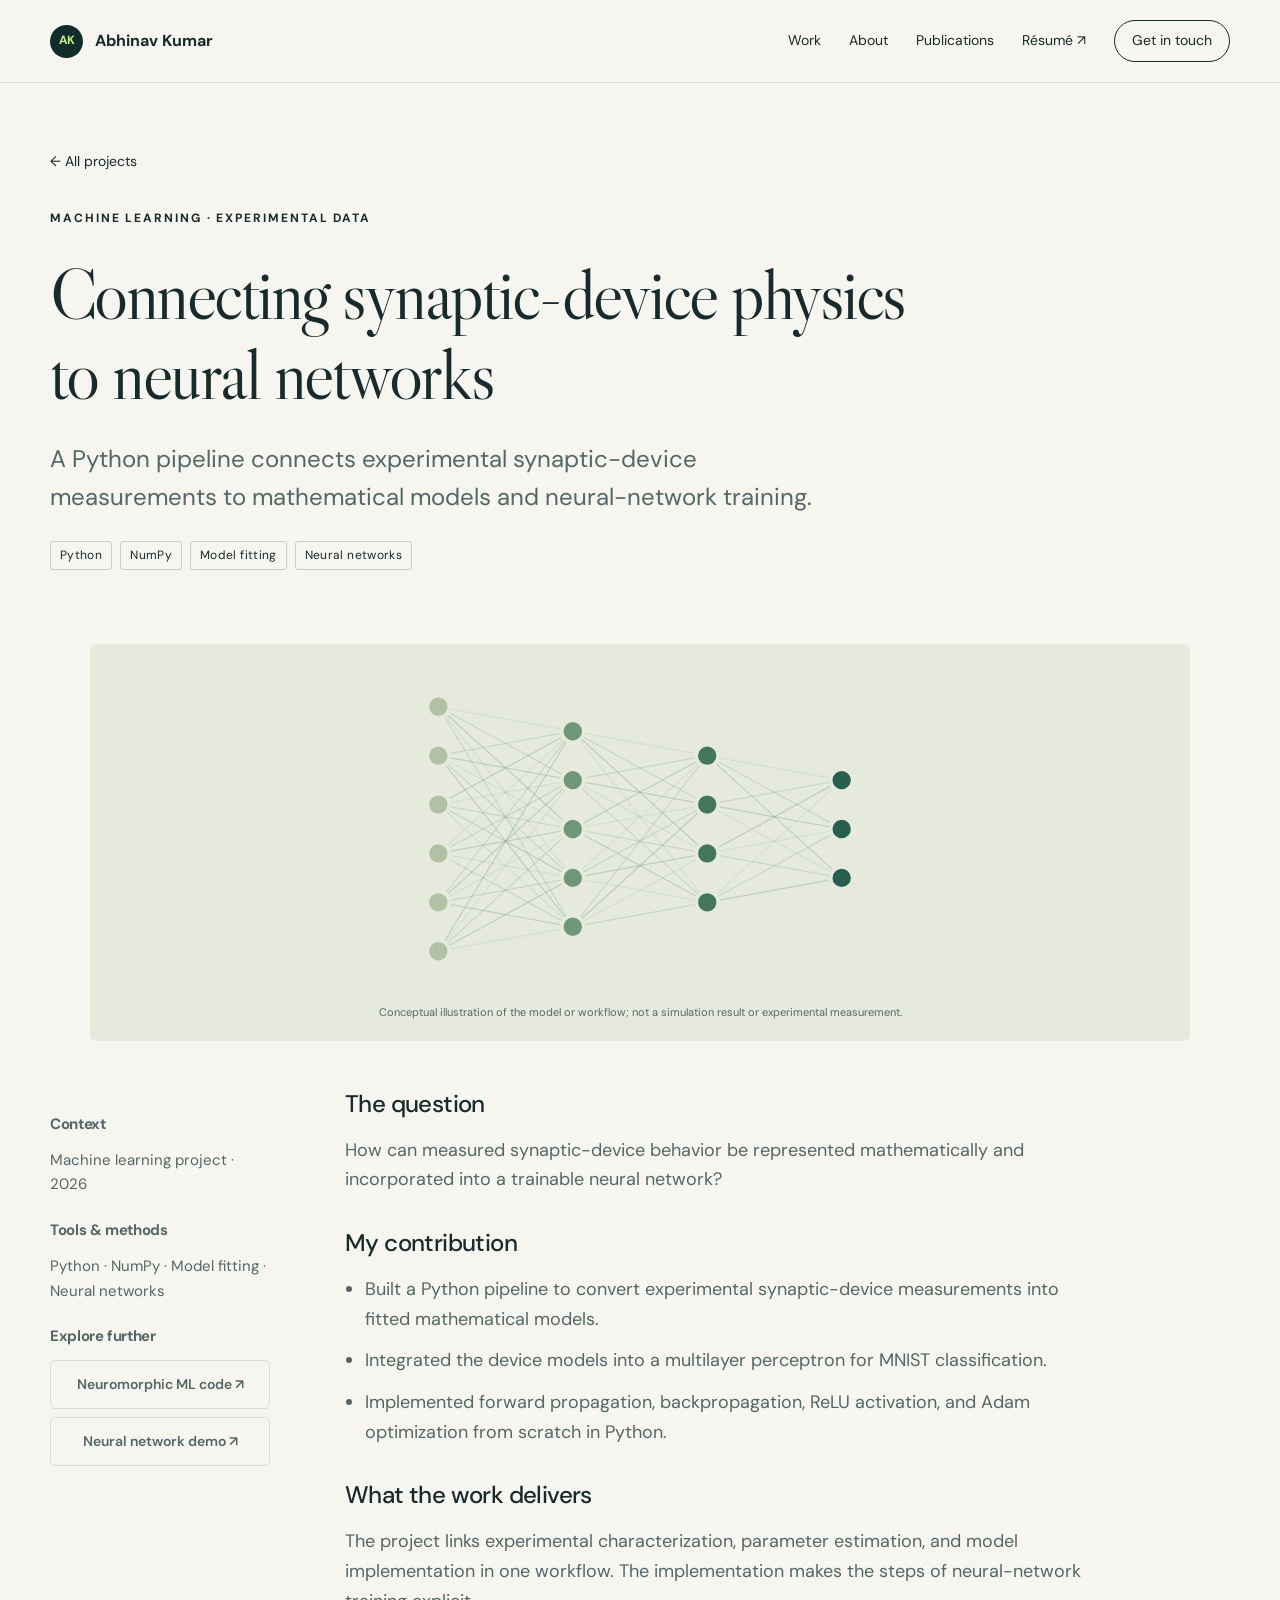
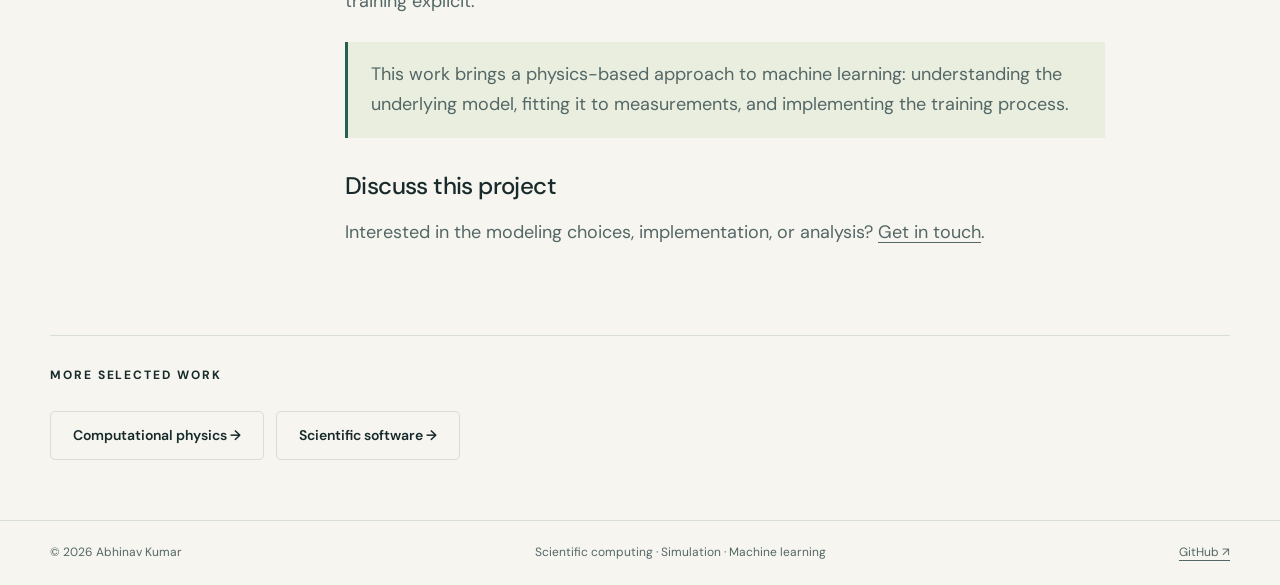
<file: neuromorphic-ml.html>
<!doctype html><html lang="en"><head><meta charset="utf-8"><meta name="viewport" content="width=device-width,initial-scale=1"><title>Connecting synaptic-device physics to neural networks — Abhinav Kumar</title><meta name="description" content="A Python pipeline connects experimental synaptic-device measurements to mathematical models and neural-network training."><meta name="theme-color" content="#102d2c"><meta property="og:title" content="Connecting synaptic-device physics to neural networks — Abhinav Kumar"><meta property="og:description" content="A Python pipeline connects experimental synaptic-device measurements to mathematical models and neural-network training."><meta property="og:type" content="website"><link rel="icon" type="image/svg+xml" href="favicon.svg"><link rel="stylesheet" href="styles.css"><script src="site.js" defer></script></head><body><a class="skip" href="#main">Skip to content</a><header class="site-header"><div class="wrap header-inner"><a class="brand" href="index.html" aria-label="Abhinav Kumar, home"><span class="brand-icon" aria-hidden="true">AK</span>Abhinav Kumar</a><button class="menu-toggle" aria-expanded="false" aria-controls="navigation">Menu</button><nav id="navigation" aria-label="Main navigation"><a href="index.html#work">Work</a><a href="index.html#about">About</a><a href="index.html#publications">Publications</a><a href="resume.pdf">Résumé <span aria-hidden="true">↗</span></a><a class="nav-contact" href="index.html#contact">Get in touch</a></nav></div></header><main id="main"><div class="wrap"><div class="detail-hero"><a class="back-link" href="index.html#work">← All projects</a><span class="eyebrow">Machine learning · Experimental data</span><h1>Connecting synaptic-device physics to neural networks</h1><p class="intro">A Python pipeline connects experimental synaptic-device measurements to mathematical models and neural-network training.</p><ul class="tags"><li>Python</li><li>NumPy</li><li>Model fitting</li><li>Neural networks</li></ul></div><figure class="detail-art"><svg xmlns="http://www.w3.org/2000/svg" viewBox="0 0 460 270" role="img" aria-label="Illustration of a multilayer neural network"><path d="M65 35L175 55" stroke="#7c9a84" opacity="0.15" stroke-width="1"/><path d="M65 35L175 95" stroke="#7c9a84" opacity="0.25" stroke-width="1"/><path d="M65 35L175 135" stroke="#7c9a84" opacity="0.35" stroke-width="1"/><path d="M65 35L175 175" stroke="#7c9a84" opacity="0.15" stroke-width="1"/><path d="M65 35L175 215" stroke="#7c9a84" opacity="0.25" stroke-width="1"/><path d="M65 75L175 55" stroke="#7c9a84" opacity="0.25" stroke-width="1"/><path d="M65 75L175 95" stroke="#7c9a84" opacity="0.35" stroke-width="1"/><path d="M65 75L175 135" stroke="#7c9a84" opacity="0.15" stroke-width="1"/><path d="M65 75L175 175" stroke="#7c9a84" opacity="0.25" stroke-width="1"/><path d="M65 75L175 215" stroke="#7c9a84" opacity="0.35" stroke-width="1"/><path d="M65 115L175 55" stroke="#7c9a84" opacity="0.35" stroke-width="1"/><path d="M65 115L175 95" stroke="#7c9a84" opacity="0.15" stroke-width="1"/><path d="M65 115L175 135" stroke="#7c9a84" opacity="0.25" stroke-width="1"/><path d="M65 115L175 175" stroke="#7c9a84" opacity="0.35" stroke-width="1"/><path d="M65 115L175 215" stroke="#7c9a84" opacity="0.15" stroke-width="1"/><path d="M65 155L175 55" stroke="#7c9a84" opacity="0.15" stroke-width="1"/><path d="M65 155L175 95" stroke="#7c9a84" opacity="0.25" stroke-width="1"/><path d="M65 155L175 135" stroke="#7c9a84" opacity="0.35" stroke-width="1"/><path d="M65 155L175 175" stroke="#7c9a84" opacity="0.15" stroke-width="1"/><path d="M65 155L175 215" stroke="#7c9a84" opacity="0.25" stroke-width="1"/><path d="M65 195L175 55" stroke="#7c9a84" opacity="0.25" stroke-width="1"/><path d="M65 195L175 95" stroke="#7c9a84" opacity="0.35" stroke-width="1"/><path d="M65 195L175 135" stroke="#7c9a84" opacity="0.15" stroke-width="1"/><path d="M65 195L175 175" stroke="#7c9a84" opacity="0.25" stroke-width="1"/><path d="M65 195L175 215" stroke="#7c9a84" opacity="0.35" stroke-width="1"/><path d="M65 235L175 55" stroke="#7c9a84" opacity="0.35" stroke-width="1"/><path d="M65 235L175 95" stroke="#7c9a84" opacity="0.15" stroke-width="1"/><path d="M65 235L175 135" stroke="#7c9a84" opacity="0.25" stroke-width="1"/><path d="M65 235L175 175" stroke="#7c9a84" opacity="0.35" stroke-width="1"/><path d="M65 235L175 215" stroke="#7c9a84" opacity="0.15" stroke-width="1"/><path d="M175 55L285 75" stroke="#7c9a84" opacity="0.15" stroke-width="1"/><path d="M175 55L285 115" stroke="#7c9a84" opacity="0.25" stroke-width="1"/><path d="M175 55L285 155" stroke="#7c9a84" opacity="0.35" stroke-width="1"/><path d="M175 55L285 195" stroke="#7c9a84" opacity="0.15" stroke-width="1"/><path d="M175 95L285 75" stroke="#7c9a84" opacity="0.25" stroke-width="1"/><path d="M175 95L285 115" stroke="#7c9a84" opacity="0.35" stroke-width="1"/><path d="M175 95L285 155" stroke="#7c9a84" opacity="0.15" stroke-width="1"/><path d="M175 95L285 195" stroke="#7c9a84" opacity="0.25" stroke-width="1"/><path d="M175 135L285 75" stroke="#7c9a84" opacity="0.35" stroke-width="1"/><path d="M175 135L285 115" stroke="#7c9a84" opacity="0.15" stroke-width="1"/><path d="M175 135L285 155" stroke="#7c9a84" opacity="0.25" stroke-width="1"/><path d="M175 135L285 195" stroke="#7c9a84" opacity="0.35" stroke-width="1"/><path d="M175 175L285 75" stroke="#7c9a84" opacity="0.15" stroke-width="1"/><path d="M175 175L285 115" stroke="#7c9a84" opacity="0.25" stroke-width="1"/><path d="M175 175L285 155" stroke="#7c9a84" opacity="0.35" stroke-width="1"/><path d="M175 175L285 195" stroke="#7c9a84" opacity="0.15" stroke-width="1"/><path d="M175 215L285 75" stroke="#7c9a84" opacity="0.25" stroke-width="1"/><path d="M175 215L285 115" stroke="#7c9a84" opacity="0.35" stroke-width="1"/><path d="M175 215L285 155" stroke="#7c9a84" opacity="0.15" stroke-width="1"/><path d="M175 215L285 195" stroke="#7c9a84" opacity="0.25" stroke-width="1"/><path d="M285 75L395 95" stroke="#7c9a84" opacity="0.15" stroke-width="1"/><path d="M285 75L395 135" stroke="#7c9a84" opacity="0.25" stroke-width="1"/><path d="M285 75L395 175" stroke="#7c9a84" opacity="0.35" stroke-width="1"/><path d="M285 115L395 95" stroke="#7c9a84" opacity="0.25" stroke-width="1"/><path d="M285 115L395 135" stroke="#7c9a84" opacity="0.35" stroke-width="1"/><path d="M285 115L395 175" stroke="#7c9a84" opacity="0.15" stroke-width="1"/><path d="M285 155L395 95" stroke="#7c9a84" opacity="0.35" stroke-width="1"/><path d="M285 155L395 135" stroke="#7c9a84" opacity="0.15" stroke-width="1"/><path d="M285 155L395 175" stroke="#7c9a84" opacity="0.25" stroke-width="1"/><path d="M285 195L395 95" stroke="#7c9a84" opacity="0.15" stroke-width="1"/><path d="M285 195L395 135" stroke="#7c9a84" opacity="0.25" stroke-width="1"/><path d="M285 195L395 175" stroke="#7c9a84" opacity="0.35" stroke-width="1"/><circle cx="65" cy="35" r="9" fill="#b1c1a3" stroke="#e5eadd" stroke-width="3"/><circle cx="65" cy="75" r="9" fill="#b1c1a3" stroke="#e5eadd" stroke-width="3"/><circle cx="65" cy="115" r="9" fill="#b1c1a3" stroke="#e5eadd" stroke-width="3"/><circle cx="65" cy="155" r="9" fill="#b1c1a3" stroke="#e5eadd" stroke-width="3"/><circle cx="65" cy="195" r="9" fill="#b1c1a3" stroke="#e5eadd" stroke-width="3"/><circle cx="65" cy="235" r="9" fill="#b1c1a3" stroke="#e5eadd" stroke-width="3"/><circle cx="175" cy="55" r="9" fill="#6f9677" stroke="#e5eadd" stroke-width="3"/><circle cx="175" cy="95" r="9" fill="#6f9677" stroke="#e5eadd" stroke-width="3"/><circle cx="175" cy="135" r="9" fill="#6f9677" stroke="#e5eadd" stroke-width="3"/><circle cx="175" cy="175" r="9" fill="#6f9677" stroke="#e5eadd" stroke-width="3"/><circle cx="175" cy="215" r="9" fill="#6f9677" stroke="#e5eadd" stroke-width="3"/><circle cx="285" cy="75" r="9" fill="#44765d" stroke="#e5eadd" stroke-width="3"/><circle cx="285" cy="115" r="9" fill="#44765d" stroke="#e5eadd" stroke-width="3"/><circle cx="285" cy="155" r="9" fill="#44765d" stroke="#e5eadd" stroke-width="3"/><circle cx="285" cy="195" r="9" fill="#44765d" stroke="#e5eadd" stroke-width="3"/><circle cx="395" cy="95" r="9" fill="#285e50" stroke="#e5eadd" stroke-width="3"/><circle cx="395" cy="135" r="9" fill="#285e50" stroke="#e5eadd" stroke-width="3"/><circle cx="395" cy="175" r="9" fill="#285e50" stroke="#e5eadd" stroke-width="3"/></svg><figcaption>Conceptual illustration of the model or workflow; not a simulation result or experimental measurement.</figcaption></figure><div class="detail-grid"><aside><h3>Context</h3><p>Machine learning project · 2026</p><h3>Tools &amp; methods</h3><p>Python · NumPy · Model fitting · Neural networks</p><h3>Explore further</h3><a class="button" href="https://github.com/abhispace27/neuromorphic-ml">Neuromorphic ML code ↗</a><a class="button" href="https://abhispace27.github.io/neural-network-visualizer/">Neural network demo ↗</a></aside><article><h2>The question</h2><p>How can measured synaptic-device behavior be represented mathematically and incorporated into a trainable neural network?</p><h2>My contribution</h2><ul><li>Built a Python pipeline to convert experimental synaptic-device measurements into fitted mathematical models.</li><li>Integrated the device models into a multilayer perceptron for MNIST classification.</li><li>Implemented forward propagation, backpropagation, ReLU activation, and Adam optimization from scratch in Python.</li></ul><h2>What the work delivers</h2><p>The project links experimental characterization, parameter estimation, and model implementation in one workflow. The implementation makes the steps of neural-network training explicit.</p><div class="detail-callout"><p>This work brings a physics-based approach to machine learning: understanding the underlying model, fitting it to measurements, and implementing the training process.</p></div><h2>Discuss this project</h2><p>Interested in the modeling choices, implementation, or analysis? <a href="mailto:abhispace@gmail.com">Get in touch</a>.</p></article></div><div class="other-projects"><span class="eyebrow">More selected work</span><div class="buttons"><a class="button" href="elastic-networks.html">Computational physics →</a><a class="button" href="sarcomere-simulation.html">Scientific software →</a></div></div></div></main><footer><div class="wrap footer-inner"><span>© 2026 Abhinav Kumar</span><span>Scientific computing · Simulation · Machine learning</span><a href="https://github.com/abhispace27">GitHub ↗</a></div></footer></body></html>
</file>
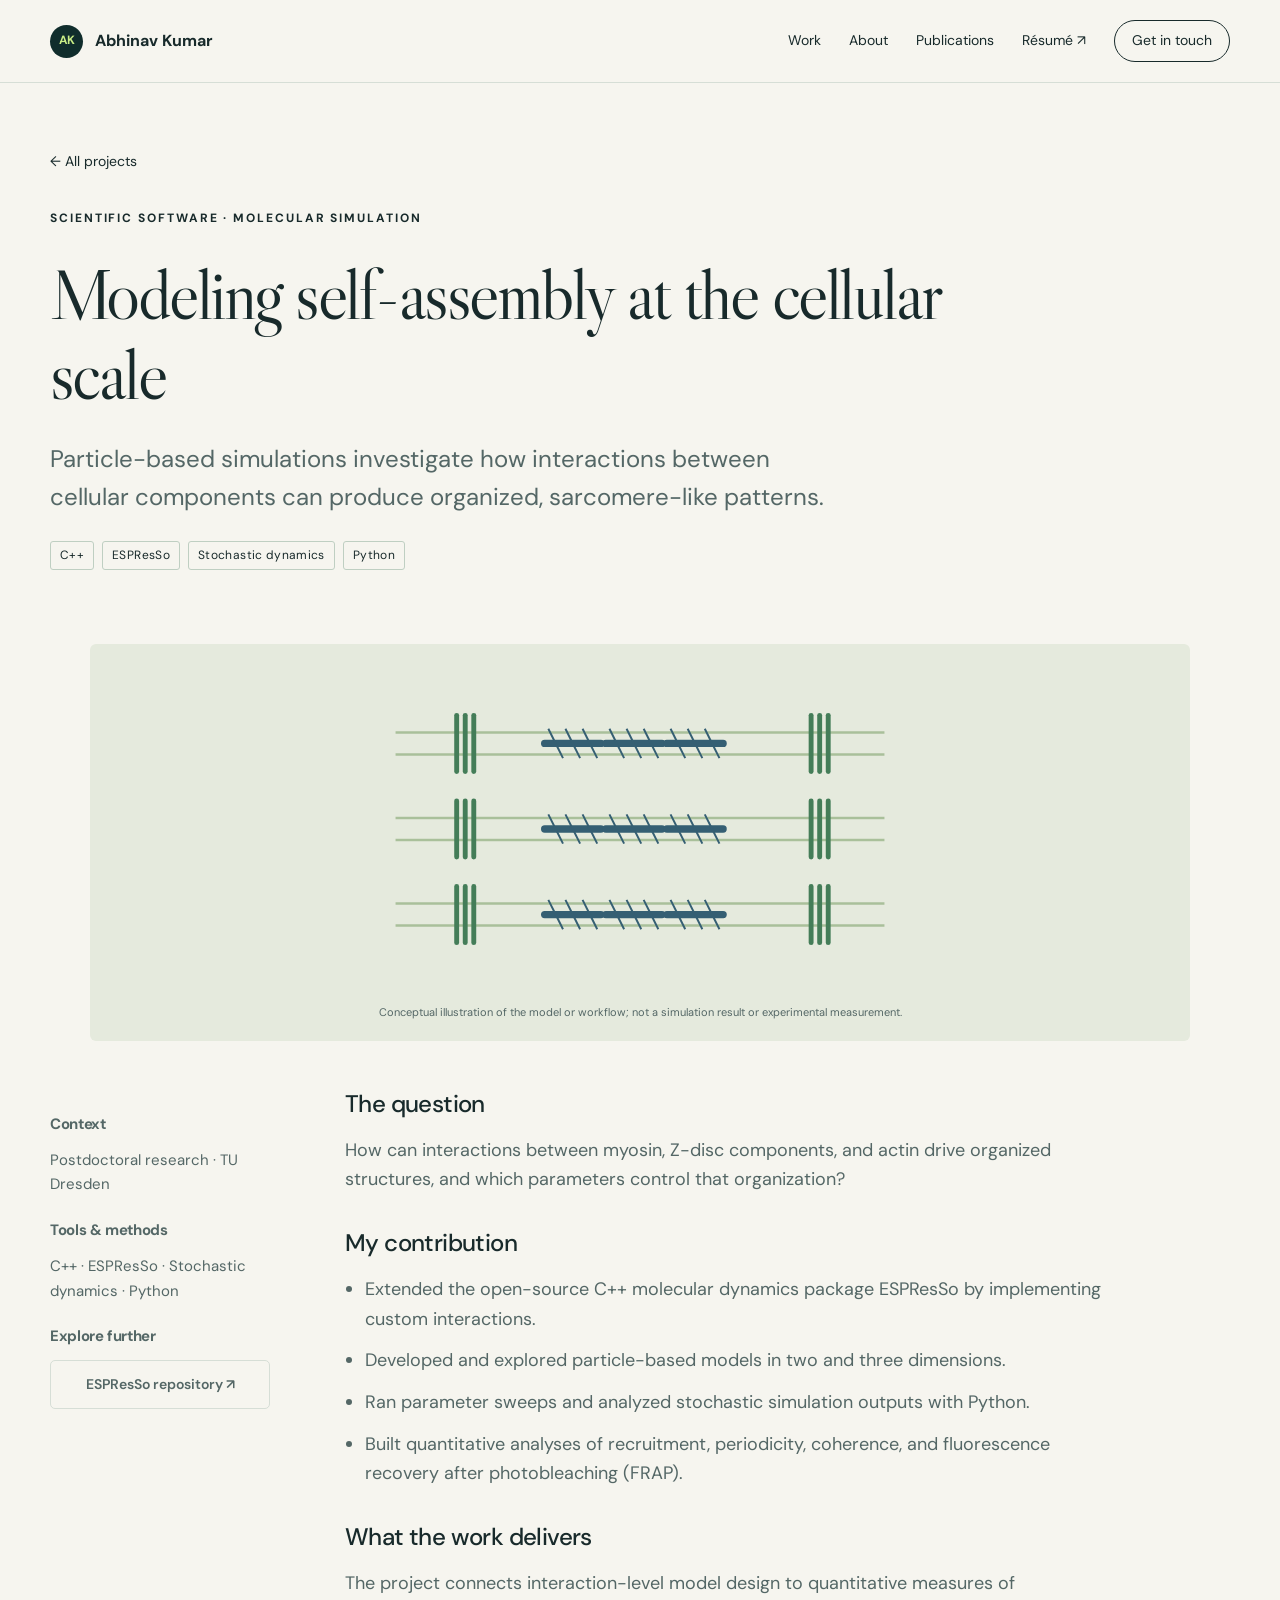
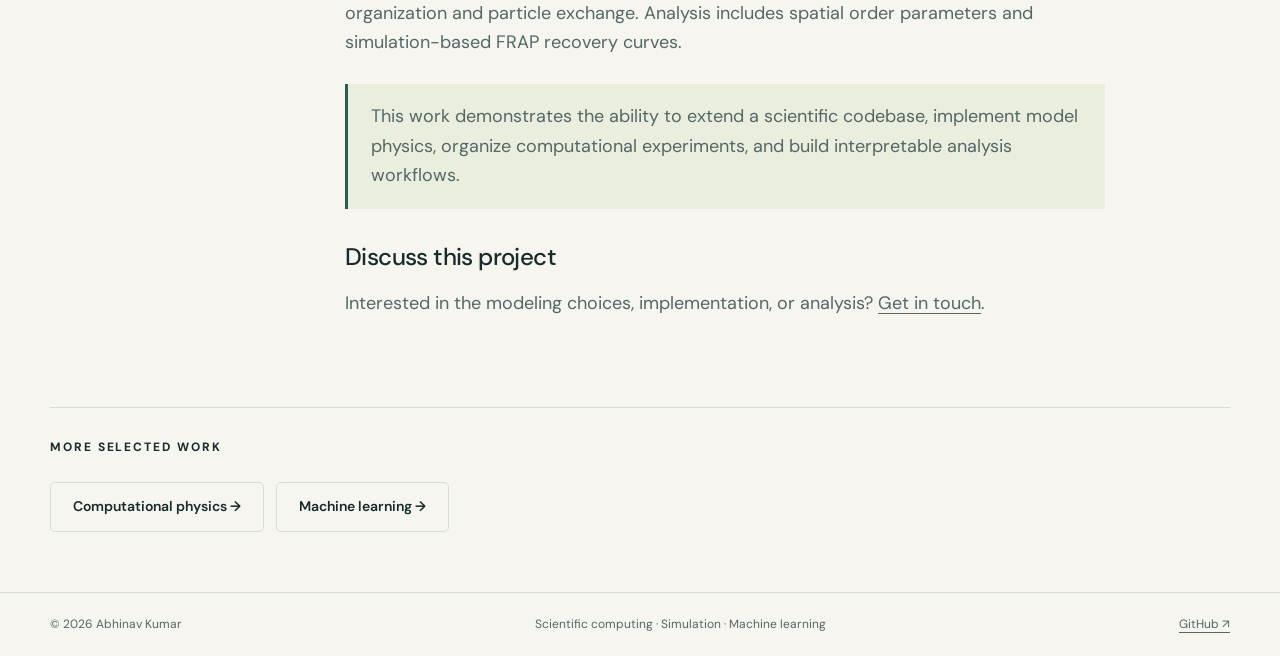
<file: sarcomere-simulation.html>
<!doctype html><html lang="en"><head><meta charset="utf-8"><meta name="viewport" content="width=device-width,initial-scale=1"><title>Modeling self-assembly at the cellular scale — Abhinav Kumar</title><meta name="description" content="Particle-based simulations investigate how interactions between cellular components can produce organized, sarcomere-like patterns."><meta name="theme-color" content="#102d2c"><meta property="og:title" content="Modeling self-assembly at the cellular scale — Abhinav Kumar"><meta property="og:description" content="Particle-based simulations investigate how interactions between cellular components can produce organized, sarcomere-like patterns."><meta property="og:type" content="website"><link rel="icon" type="image/svg+xml" href="favicon.svg"><link rel="stylesheet" href="styles.css"><script src="site.js" defer></script></head><body><a class="skip" href="#main">Skip to content</a><header class="site-header"><div class="wrap header-inner"><a class="brand" href="index.html" aria-label="Abhinav Kumar, home"><span class="brand-icon" aria-hidden="true">AK</span>Abhinav Kumar</a><button class="menu-toggle" aria-expanded="false" aria-controls="navigation">Menu</button><nav id="navigation" aria-label="Main navigation"><a href="index.html#work">Work</a><a href="index.html#about">About</a><a href="index.html#publications">Publications</a><a href="resume.pdf">Résumé <span aria-hidden="true">↗</span></a><a class="nav-contact" href="index.html#contact">Get in touch</a></nav></div></header><main id="main"><div class="wrap"><div class="detail-hero"><a class="back-link" href="index.html#work">← All projects</a><span class="eyebrow">Scientific software · Molecular simulation</span><h1>Modeling self-assembly at the cellular scale</h1><p class="intro">Particle-based simulations investigate how interactions between cellular components can produce organized, sarcomere-like patterns.</p><ul class="tags"><li>C++</li><li>ESPResSo</li><li>Stochastic dynamics</li><li>Python</li></ul></div><figure class="detail-art"><svg xmlns="http://www.w3.org/2000/svg" viewBox="0 0 460 270" role="img" aria-label="Schematic of myosin and Z-disc organization along actin filaments"><path d="M30 56H430" stroke="#8aaa77" stroke-width="2" opacity=".65"/><path d="M30 74H430" stroke="#8aaa77" stroke-width="2" opacity=".65"/><rect x="78" y="40" width="4" height="50" rx="2" fill="#447d58"/><rect x="85" y="40" width="4" height="50" rx="2" fill="#447d58"/><rect x="92" y="40" width="4" height="50" rx="2" fill="#447d58"/><rect x="368" y="40" width="4" height="50" rx="2" fill="#447d58"/><rect x="375" y="40" width="4" height="50" rx="2" fill="#447d58"/><rect x="382" y="40" width="4" height="50" rx="2" fill="#447d58"/><rect x="149" y="62" width="52" height="6" rx="3" fill="#355f73"/><path d="M161 65l-6 -12M161 65l6 12" stroke="#355f73" stroke-width="1.6"/><path d="M175 65l-6 -12M175 65l6 12" stroke="#355f73" stroke-width="1.6"/><path d="M189 65l-6 -12M189 65l6 12" stroke="#355f73" stroke-width="1.6"/><rect x="199" y="62" width="52" height="6" rx="3" fill="#355f73"/><path d="M211 65l-6 -12M211 65l6 12" stroke="#355f73" stroke-width="1.6"/><path d="M225 65l-6 -12M225 65l6 12" stroke="#355f73" stroke-width="1.6"/><path d="M239 65l-6 -12M239 65l6 12" stroke="#355f73" stroke-width="1.6"/><rect x="249" y="62" width="52" height="6" rx="3" fill="#355f73"/><path d="M261 65l-6 -12M261 65l6 12" stroke="#355f73" stroke-width="1.6"/><path d="M275 65l-6 -12M275 65l6 12" stroke="#355f73" stroke-width="1.6"/><path d="M289 65l-6 -12M289 65l6 12" stroke="#355f73" stroke-width="1.6"/><path d="M30 126H430" stroke="#8aaa77" stroke-width="2" opacity=".65"/><path d="M30 144H430" stroke="#8aaa77" stroke-width="2" opacity=".65"/><rect x="78" y="110" width="4" height="50" rx="2" fill="#447d58"/><rect x="85" y="110" width="4" height="50" rx="2" fill="#447d58"/><rect x="92" y="110" width="4" height="50" rx="2" fill="#447d58"/><rect x="368" y="110" width="4" height="50" rx="2" fill="#447d58"/><rect x="375" y="110" width="4" height="50" rx="2" fill="#447d58"/><rect x="382" y="110" width="4" height="50" rx="2" fill="#447d58"/><rect x="149" y="132" width="52" height="6" rx="3" fill="#355f73"/><path d="M161 135l-6 -12M161 135l6 12" stroke="#355f73" stroke-width="1.6"/><path d="M175 135l-6 -12M175 135l6 12" stroke="#355f73" stroke-width="1.6"/><path d="M189 135l-6 -12M189 135l6 12" stroke="#355f73" stroke-width="1.6"/><rect x="199" y="132" width="52" height="6" rx="3" fill="#355f73"/><path d="M211 135l-6 -12M211 135l6 12" stroke="#355f73" stroke-width="1.6"/><path d="M225 135l-6 -12M225 135l6 12" stroke="#355f73" stroke-width="1.6"/><path d="M239 135l-6 -12M239 135l6 12" stroke="#355f73" stroke-width="1.6"/><rect x="249" y="132" width="52" height="6" rx="3" fill="#355f73"/><path d="M261 135l-6 -12M261 135l6 12" stroke="#355f73" stroke-width="1.6"/><path d="M275 135l-6 -12M275 135l6 12" stroke="#355f73" stroke-width="1.6"/><path d="M289 135l-6 -12M289 135l6 12" stroke="#355f73" stroke-width="1.6"/><path d="M30 196H430" stroke="#8aaa77" stroke-width="2" opacity=".65"/><path d="M30 214H430" stroke="#8aaa77" stroke-width="2" opacity=".65"/><rect x="78" y="180" width="4" height="50" rx="2" fill="#447d58"/><rect x="85" y="180" width="4" height="50" rx="2" fill="#447d58"/><rect x="92" y="180" width="4" height="50" rx="2" fill="#447d58"/><rect x="368" y="180" width="4" height="50" rx="2" fill="#447d58"/><rect x="375" y="180" width="4" height="50" rx="2" fill="#447d58"/><rect x="382" y="180" width="4" height="50" rx="2" fill="#447d58"/><rect x="149" y="202" width="52" height="6" rx="3" fill="#355f73"/><path d="M161 205l-6 -12M161 205l6 12" stroke="#355f73" stroke-width="1.6"/><path d="M175 205l-6 -12M175 205l6 12" stroke="#355f73" stroke-width="1.6"/><path d="M189 205l-6 -12M189 205l6 12" stroke="#355f73" stroke-width="1.6"/><rect x="199" y="202" width="52" height="6" rx="3" fill="#355f73"/><path d="M211 205l-6 -12M211 205l6 12" stroke="#355f73" stroke-width="1.6"/><path d="M225 205l-6 -12M225 205l6 12" stroke="#355f73" stroke-width="1.6"/><path d="M239 205l-6 -12M239 205l6 12" stroke="#355f73" stroke-width="1.6"/><rect x="249" y="202" width="52" height="6" rx="3" fill="#355f73"/><path d="M261 205l-6 -12M261 205l6 12" stroke="#355f73" stroke-width="1.6"/><path d="M275 205l-6 -12M275 205l6 12" stroke="#355f73" stroke-width="1.6"/><path d="M289 205l-6 -12M289 205l6 12" stroke="#355f73" stroke-width="1.6"/></svg><figcaption>Conceptual illustration of the model or workflow; not a simulation result or experimental measurement.</figcaption></figure><div class="detail-grid"><aside><h3>Context</h3><p>Postdoctoral research · TU Dresden</p><h3>Tools &amp; methods</h3><p>C++ · ESPResSo · Stochastic dynamics · Python</p><h3>Explore further</h3><a class="button" href="https://github.com/abhispace27/espresso">ESPResSo repository ↗</a></aside><article><h2>The question</h2><p>How can interactions between myosin, Z-disc components, and actin drive organized structures, and which parameters control that organization?</p><h2>My contribution</h2><ul><li>Extended the open-source C++ molecular dynamics package ESPResSo by implementing custom interactions.</li><li>Developed and explored particle-based models in two and three dimensions.</li><li>Ran parameter sweeps and analyzed stochastic simulation outputs with Python.</li><li>Built quantitative analyses of recruitment, periodicity, coherence, and fluorescence recovery after photobleaching (FRAP).</li></ul><h2>What the work delivers</h2><p>The project connects interaction-level model design to quantitative measures of organization and particle exchange. Analysis includes spatial order parameters and simulation-based FRAP recovery curves.</p><div class="detail-callout"><p>This work demonstrates the ability to extend a scientific codebase, implement model physics, organize computational experiments, and build interpretable analysis workflows.</p></div><h2>Discuss this project</h2><p>Interested in the modeling choices, implementation, or analysis? <a href="mailto:abhispace@gmail.com">Get in touch</a>.</p></article></div><div class="other-projects"><span class="eyebrow">More selected work</span><div class="buttons"><a class="button" href="elastic-networks.html">Computational physics →</a><a class="button" href="neuromorphic-ml.html">Machine learning →</a></div></div></div></main><footer><div class="wrap footer-inner"><span>© 2026 Abhinav Kumar</span><span>Scientific computing · Simulation · Machine learning</span><a href="https://github.com/abhispace27">GitHub ↗</a></div></footer></body></html>
</file>
<file: styles.css>
@import url('https://fonts.googleapis.com/css2?family=DM+Sans:wght@400;500;600;700&family=Libre+Caslon+Display&display=swap');
:root {
  --paper:#f6f5ef;
  --ink:#182a2b;
  --muted:#546766;
  --line:#d6ded6;
  --green:#c9ed86;
  --dark:#102d2c;
  --accent:#285e50;
  --serif:'Libre Caslon Display',Georgia,serif;
  --sans:'DM Sans',Arial,sans-serif;
}

* {
  box-sizing:border-box;
}

html {
  scroll-behavior:smooth;
  scroll-padding-top:90px;
}

body {
  margin:0;
  background:var(--paper);
  color:var(--ink);
  font:16px/1.65 var(--sans);
}

a {
  color:inherit;
  text-underline-offset:4px;
}

button {
  font:inherit;
}

a:focus-visible,button:focus-visible,summary:focus-visible {
  outline:3px solid #6e9d29;
  outline-offset:5px;
}

h1,h2,h3,p {
  margin-top:0;
}

h1,h2,h3 {
  line-height:1.12;
  font-weight:400;
}

h1,h2 {
  font-family:var(--serif);
}

h1 {
  font-size:clamp(2.75rem,5.8vw,4.5rem);
  letter-spacing:-.035em;
  margin-bottom:25px;
}

h2 {
  font-size:clamp(2.25rem,4vw,3.25rem);
  letter-spacing:-.025em;
}

h3 {
  font-size:1.65rem;
  letter-spacing:-.025em;
}

.wrap {
  width:min(1180px,calc(100% - 64px));
  margin:auto;
}

.skip {
  position:absolute;
  left:16px;
  top:-90px;
  background:var(--green);
  padding:12px;
  z-index:200;
}

.skip:focus {
  top:12px;
}

.site-header {
  position:sticky;
  top:0;
  background:#f6f5eff2;
  backdrop-filter:blur(12px);
  z-index:30;
  border-bottom:1px solid var(--line);
}

.header-inner {
  min-height:82px;
  display:flex;
  align-items:center;
  justify-content:space-between;
  gap:24px;
}

.brand {
  display:flex;
  align-items:center;
  gap:12px;
  font-size:16px;
  font-weight:700;
  text-decoration:none;
}

.brand-icon {
  width:33px;
  height:33px;
  background:var(--dark);
  color:var(--green);
  display:grid;
  place-items:center;
  border-radius:50%;
  font-size:12px;
  letter-spacing:-1px;
}

nav {
  display:flex;
  gap:28px;
  align-items:center;
  font-size:14px;
}

nav a {
  text-decoration:none;
}

nav a:hover {
  color:var(--accent);
}

.nav-contact {
  border:1px solid var(--ink);
  padding:8px 17px;
  border-radius:30px;
}

.menu-toggle {
  display:none;
  background:transparent;
  border:1px solid var(--line);
  padding:7px 12px;
  border-radius:5px;
}

.eyebrow {
  font-size:12px;
  font-weight:700;
  letter-spacing:.16em;
  text-transform:uppercase;
  display:block;
  margin-bottom:25px;
}

.hero {
  padding:83px 0 65px;
  display:grid;
  grid-template-columns:1.15fr 1fr;
  gap:60px;
  align-items:center;
}

.hero h1 span {
  color:var(--accent);
}

.intro {
  max-width:540px;
  font-size:24px;
  color:var(--muted);
}

.buttons {
  display:flex;
  gap:12px;
  align-items:center;
  flex-wrap:wrap;
  margin-top:30px;
}

.button {
  padding:12px 22px;
  display:inline-flex;
  gap:15px;
  align-items:center;
  justify-content:center;
  text-decoration:none;
  border-radius:5px;
  border:1px solid var(--line);
  font-size:14px;
  font-weight:600;
}

.button.primary {
  background:var(--dark);
  color:white;
  border-color:var(--dark);
}

.button.primary:hover {
  background:var(--accent);
}

.button:hover {
  border-color:var(--accent);
}

.hero-art {
  position:relative;
  background:var(--dark);
  border-radius:7px;
  overflow:hidden;
  min-height:435px;
  padding:24px;
  color:#dce9e0;
  display:flex;
  flex-direction:column;
  justify-content:space-between;
}

.hero-art .art-top {
  display:flex;
  justify-content:space-between;
  gap:10px;
  font:10px/1.5 var(--sans);
  letter-spacing:.12em;
  text-transform:uppercase;
}

.hero-art svg {
  width:100%;
  height:310px;
}

.art-caption {
  font-size:11px;
  color:#afc5bc;
  display:flex;
  justify-content:space-between;
  gap:10px;
}

.hero-note {
  margin-top:22px;
  font-size:24px;
  color:var(--muted);
}

.credentials {
  display:flex;
  gap:28px;
  flex-wrap:wrap;
  padding:22px 0;
  border-top:1px solid var(--line);
  border-bottom:1px solid var(--line);
  color:var(--muted);
  font-size:20px;
}

.credentials strong {
  color:var(--ink);
  font-weight:600;
}

.credentials span+span {
  border-left:1px solid var(--line);
  padding-left:28px;
}

section {
  padding:90px 0;
}

.section-heading {
  display:flex;
  justify-content:space-between;
  align-items:end;
  gap:40px;
  margin-bottom:40px;
}

.section-heading h2 {
  margin-bottom:0;
}

.section-heading p {
  max-width:330px;
  font-size:16px;
  color:var(--muted);
  margin-bottom:0;
}

.project-list {
  display:grid;
  gap:26px;
}

.project {
  display:grid;
  grid-template-columns:1fr 1.13fr;
  gap:45px;
  border-bottom:1px solid var(--line);
  padding-bottom:32px;
  margin-bottom:6px;
  align-items:center;
}

.project-media {
  background:#e5eadd;
  min-height:245px;
  border-radius:5px;
  display:grid;
  place-items:center;
  overflow:hidden;
  position:relative;
}

.project-media svg {
  width:100%;
  height:220px;
}

.project-media .illustration-label {
  position:absolute;
  bottom:11px;
  left:16px;
  font-size:11px;
  letter-spacing:.11em;
  color:#466356;
  text-transform:uppercase;
}

.project-content .eyebrow {
  color:var(--muted);
  margin-bottom:15px;
}

.project-content h3 {
  margin-bottom:14px;
}

.project-content p {
  color:var(--muted);
  font-size:22px;
  max-width:490px;
}

.tags {
  display:flex;
  gap:8px;
  flex-wrap:wrap;
  list-style:none;
  padding:0;
  margin:18px 0;
}

.tags li {
  font-size:12px;
  padding:4px 9px;
  border:1px solid #bfcfc2;
  border-radius:3px;
  letter-spacing:.03em;
}

.text-link {
  font-size:14px;
  font-weight:700;
  text-decoration:none;
  display:inline-flex;
  align-items:center;
  gap:12px;
}

.text-link:hover {
  text-decoration:underline;
}

.project-links {
  display:flex;
  gap:22px;
  flex-wrap:wrap;
}

.demo-strip {
  margin-top:32px;
  padding:25px 30px;
  background:#e9eedf;
  display:flex;
  align-items:center;
  justify-content:space-between;
  gap:20px;
  border-radius:5px;
}

.demo-strip h3 {
  font-size:18px;
  font-weight:500;
  margin-bottom:5px;
}

.demo-strip p {
  font-size:16px;
  color:var(--muted);
  margin:0;
}

.about-section {
  background:var(--dark);
  color:#edf3e8;
}

.about-grid {
  display:grid;
  grid-template-columns:.85fr 1.15fr;
  gap:70px;
}

.about-section .eyebrow {
  color:var(--green);
}

.about-section h2 {
  max-width:400px;
}

.about-copy {
  color:#c4d3c9;
  font-size:22px;
}

.skill-grid {
  display:grid;
  grid-template-columns:1fr 1fr;
  gap:28px;
  margin-top:35px;
}

.skill-grid h3 {
  font-size:20px;
  font-weight:700;
  color:var(--green);
  letter-spacing:.04em;
}

.skill-grid p {
  font-size:20px;
  color:#c4d3c9;
  line-height:1.65;
  margin-bottom:0;
}

.timeline {
  margin-top:40px;
  padding-top:30px;
  border-top:1px solid #3b5350;
  display:grid;
  grid-template-columns:1fr 1fr 1fr;
  gap:28px;
}

.timeline h3 {
  font-family:var(--sans);
  font-size:18px;
  font-weight:500;
  margin-bottom:5px;
}

.timeline p {
  font-size:16px;
  color:#c4d3c9;
  margin-bottom:0;
}

.timeline .date {
  color:var(--green);
  font-size:13px;
  letter-spacing:.08em;
  display:block;
  margin-bottom:8px;
}

.publication {
  padding:28px 0;
  border-top:1px solid var(--line);
  display:grid;
  grid-template-columns:65px 1fr 80px;
  gap:25px;
  align-items:start;
}

.publication .year {
  font-size:18px;
  color:var(--muted);
}

.publication h3 {
  font-size:24px;
  line-height:1.4;
  margin-bottom:8px;
  max-width:850px;
}

.publication p {
  font-size:18px;
  color:var(--muted);
  margin-bottom:0;
}

.contact {
  border-top:1px solid var(--line);
  padding:70px 0 80px;
}

.contact-grid {
  display:grid;
  grid-template-columns:1.2fr 1fr;
  gap:70px;
  align-items:center;
}

.contact h2 {
  margin-bottom:15px;
}

.contact p {
  font-size:18px;
  max-width:540px;
  color:var(--muted);
}

.email {
  font-family:var(--serif);
  font-size:clamp(1.6rem,3.4vw,2.7rem);
  text-decoration:none;
}

.socials {
  display:flex;
  gap:24px;
  margin-top:20px;
  font-size:18px;
}

footer {
  padding:22px 0;
  border-top:1px solid var(--line);
  font-size:12px;
  color:var(--muted);
}

.footer-inner {
  display:flex;
  justify-content:space-between;
  gap:20px;
}

.detail-hero {
  padding:65px 0 40px;
}

.detail-hero .eyebrow {
  margin-top:35px;
}

.detail-hero h1 {
  font-size:clamp(2.5rem,5.6vw,4.5rem);
  max-width:900px;
}

.detail-hero .intro {
  max-width:800px;
}

.detail-art {
  background:#e5eadd;
  border-radius:6px;
  padding:20px;
  margin-bottom:50px;
}

.detail-art svg {
  width:100%;
  height:330px;
}

.detail-art figcaption {
  font-size:11px;
  color:var(--muted);
  text-align:center;
}

.detail-grid {
  display:grid;
  grid-template-columns:220px 1fr;
  gap:75px;
  margin-bottom:70px;
}

.detail-grid aside {
  font-size:15px;
  color:var(--muted);
}

.detail-grid aside h3 {
  font-size:15px;
  font-weight:700;
  margin-top:25px;
}

.detail-grid article {
  max-width:760px;
}

.detail-grid article h2 {
  font-family:var(--sans);
  font-size:24px;
  font-weight:500;
  margin:35px 0 18px;
}

.detail-grid article h2:first-child {
  margin-top:0;
}

.detail-grid article p,.detail-grid article li {
  font-size:18px;
  color:var(--muted);
}

.detail-grid article li {
  margin-bottom:12px;
}

.detail-grid article ul {
  padding-left:20px;
}

.detail-callout {
  border-left:3px solid var(--accent);
  padding:18px 23px;
  background:#e9eedf;
  margin:26px 0;
}

.detail-callout p {
  margin-bottom:0;
}

.back-link {
  font-size:14px;
  text-decoration:none;
}

.other-projects {
  border-top:1px solid var(--line);
  padding:30px 0 60px;
}

.other-projects .buttons {
  margin-top:0;
}

.detail-grid .button {
  margin-bottom:8px;
  width:100%;
}

svg {
  overflow:visible;
}

.arrow {
  font-family:Arial,sans-serif;
}

@media(min-width:1450px) {
  .hero {
    padding-top:100px;
    padding-bottom:80px;
  }
}

@media(max-width:900px) {
  .hero {
    gap:30px;
  }
  .hero-art {
    min-height:380px;
  }
  .hero-art svg {
    height:260px;
  }
  .about-grid {
    gap:40px;
  }
  .project {
    gap:30px;
  }
  .detail-grid {
    gap:35px;
  }
  .contact-grid {
    gap:30px;
  }
  nav {
    gap:18px;
  }
}

@media(max-width:680px) {
  .wrap {
    width:calc(100% - 36px);
  }
  .header-inner {
    min-height:68px;
  }
  .menu-toggle {
    display:block;
  }
  nav {
    display:none;
    position:absolute;
    top:68px;
    left:0;
    right:0;
    background:var(--paper);
    padding:20px 25px;
    border-bottom:1px solid var(--line);
    flex-wrap:wrap;
    gap:24px;
  }
  nav.open {
    display:flex;
  }
  .hero {
    grid-template-columns:1fr;
    padding:45px 0 35px;
    gap:32px;
  }
  .hero h1 {
    font-size:3rem;
  }
  .hero-art {
    min-height:320px;
  }
  .hero-art svg {
    height:230px;
  }
  .intro {
    font-size:18px;
  }
  .credentials {
    gap:9px;
    display:grid;
  }
  .credentials span+span {
    border:0;
    padding:0;
  }
  section {
    padding:58px 0;
  }
  .section-heading {
    display:block;
    margin-bottom:28px;
  }
  .section-heading p {
    margin-top:18px;
    max-width:100%;
  }
  .project {
    grid-template-columns:1fr;
    gap:23px;
  }
  .project-media {
    min-height:210px;
  }
  .project-media svg {
    height:190px;
  }
  .project-content h3 {
    font-size:1.6rem;
  }
  .demo-strip {
    padding:22px;
    align-items:start;
    flex-direction:column;
  }
  .about-grid {
    grid-template-columns:1fr;
    gap:10px;
  }
  .timeline {
    grid-template-columns:1fr;
    gap:25px;
  }
  .publication {
    grid-template-columns:42px 1fr;
    gap:15px;
  }
  .publication>a {
    grid-column:2;
  }
  .contact-grid {
    grid-template-columns:1fr;
    gap:20px;
  }
  .footer-inner {
    flex-direction:column;
    gap:8px;
  }
  .detail-hero {
    padding-top:35px;
  }
  .detail-art {
    margin:0 0 30px;
    padding:10px;
  }
  .detail-art svg {
    height:240px;
  }
  .detail-grid {
    grid-template-columns:1fr;
    gap:20px;
  }
  .detail-grid aside {
    border-bottom:1px solid var(--line);
    padding-bottom:20px;
  }
  .detail-grid aside .button {
    width:auto;
    margin-right:8px;
  }
  .detail-grid article h2 {
    font-size:22px;
  }
  .detail-grid {
    margin-bottom:45px;
  }
}

@media(prefers-reduced-motion:reduce) {
  html {
    scroll-behavior:auto;
  }
}

/* Readable leading, with consistent body-text sizes defined above. */
.hero .intro, .detail-hero .intro {
  line-height: 1.6;
}

.project-content p, .about-copy, .detail-grid article p,
.detail-grid article li, .contact p {
  line-height: 1.65;
}

.skill-grid h3, .timeline h3 {
  line-height: 1.4;
}

.timeline p {
  line-height: 1.6;
}

/* Keep content within grid columns at narrow widths. */
.hero > *, .project > *, .about-grid > *, .skill-grid > *,
.timeline > *, .contact-grid > *, .detail-grid > * {
  min-width: 0;
}

@media (max-width: 480px) {
  .skill-grid {
    grid-template-columns: 1fr;
    gap: 20px;
  }
  .email {
    overflow-wrap: anywhere;
  }
}
</file>
